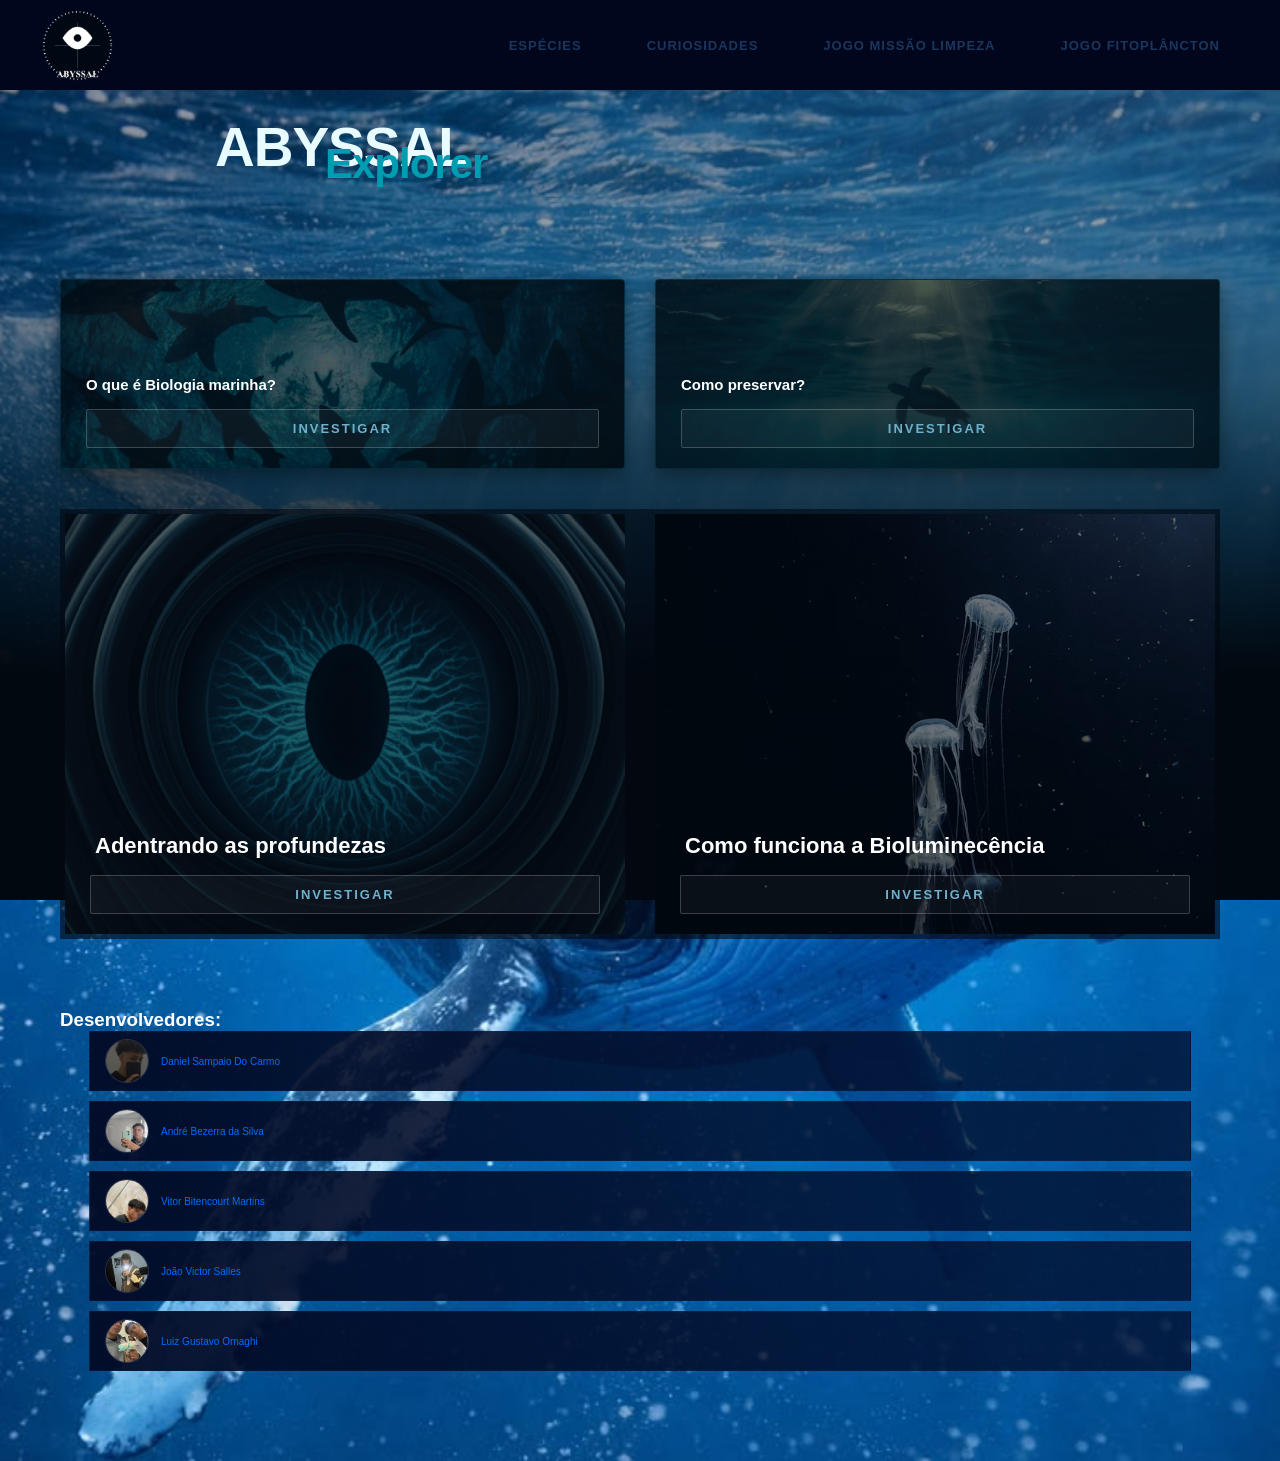
<file: index.html>
<!DOCTYPE html>
<html lang="en">
<head>
    <meta charset="UTF-8">
    <meta name="viewport" content="width=device-width, initial-scale=1.0">
    <link rel="stylesheet" href="style.css">
    <title>Home Abyssal</title>
</head>
<body>
<header class="header">
    <img src="./imagens/logo.abyssal.png" alt="Logo Abyssal">
    <nav>
        <a href="./especies.html">ESPÉCIES</a>
        <a href="#">CURIOSIDADES</a>
        <a href="./missao-limpeza.html">JOGO MISSÃO LIMPEZA</a>
        <a href="#">JOGO FITOPLÂNCTON</a>
    </nav>
</header>

  <h1>Abyssal
         </h1>

   <main>
 
<div id="perguntas-iniciais">   
    <div id="div-oq-é-bio">
        <img src="./imagens/tubarões-div-oq-é.png" alt="">
        <h3>O que é Biologia marinha?</h3>
           <a href="./biologia-marinha.html">
            <button>Investigar</button>
        </a>
    </div>

    <div id="div-preservaçao">
        <img src="./imagens/tartaruga-preservaçao.png" alt="">
        <h3>Como preservar?</h3>
         <a href="./preservacao.html">
            <button>Investigar</button>
        </a>
    </div>
</div>
 
 <div id="perguntas_secundárias">

    <div id="adentrando_profundezas">
        <img src="./imagens/olho_profundezas.png" alt="">
        <h3>Adentrando as profundezas</h3>
        <a href="./profundezas.html">
            <button>Investigar</button>
        </a>
    </div>

    <div id="bioluminescencia">
        <img src="./imagens/agua-viva.avif" alt="">
        <h3>Como funciona a Bioluminecência</h3>
        <a href="./bioluminescencia.html">
            <button>Investigar</button>
        </a>
    </div>

 </div>

  <h3>Desenvolvedores:</h3>
  <div class="desenvolvedores">

     <div id="sampaio">
        <img src="./imagens/Foto_sampaio.png" alt="Daniel_Sampaio">
        <h4>Daniel Sampaio Do Carmo</h4>
     </div>

     <div id="andre">
            <img src="./imagens/andré.jpg" alt="André_bezerra">
        <h4>André Bezerra da Silva</h4>
         </div>

    <div id="vitor">
        <img src="./imagens/vitor.jpg" alt="Vitor_Bitencourt">
        <h4>Vitor Bitencourt Martins</h4>
     </div>

     <div id="salles">
        <img src="./imagens/salles.jpg" alt="João_Victor">
        <h4>João Victor Salles</h4>
     </div>

     <div id="ornaghi">
        <img src="./imagens/ornaghi.jpg" alt="Luiz_Gustavo">
        <h4>Luiz Gustavo Ornaghi</h4>

     </div>



  </div>


   </main>
      

    
</body>
</html>
</file>
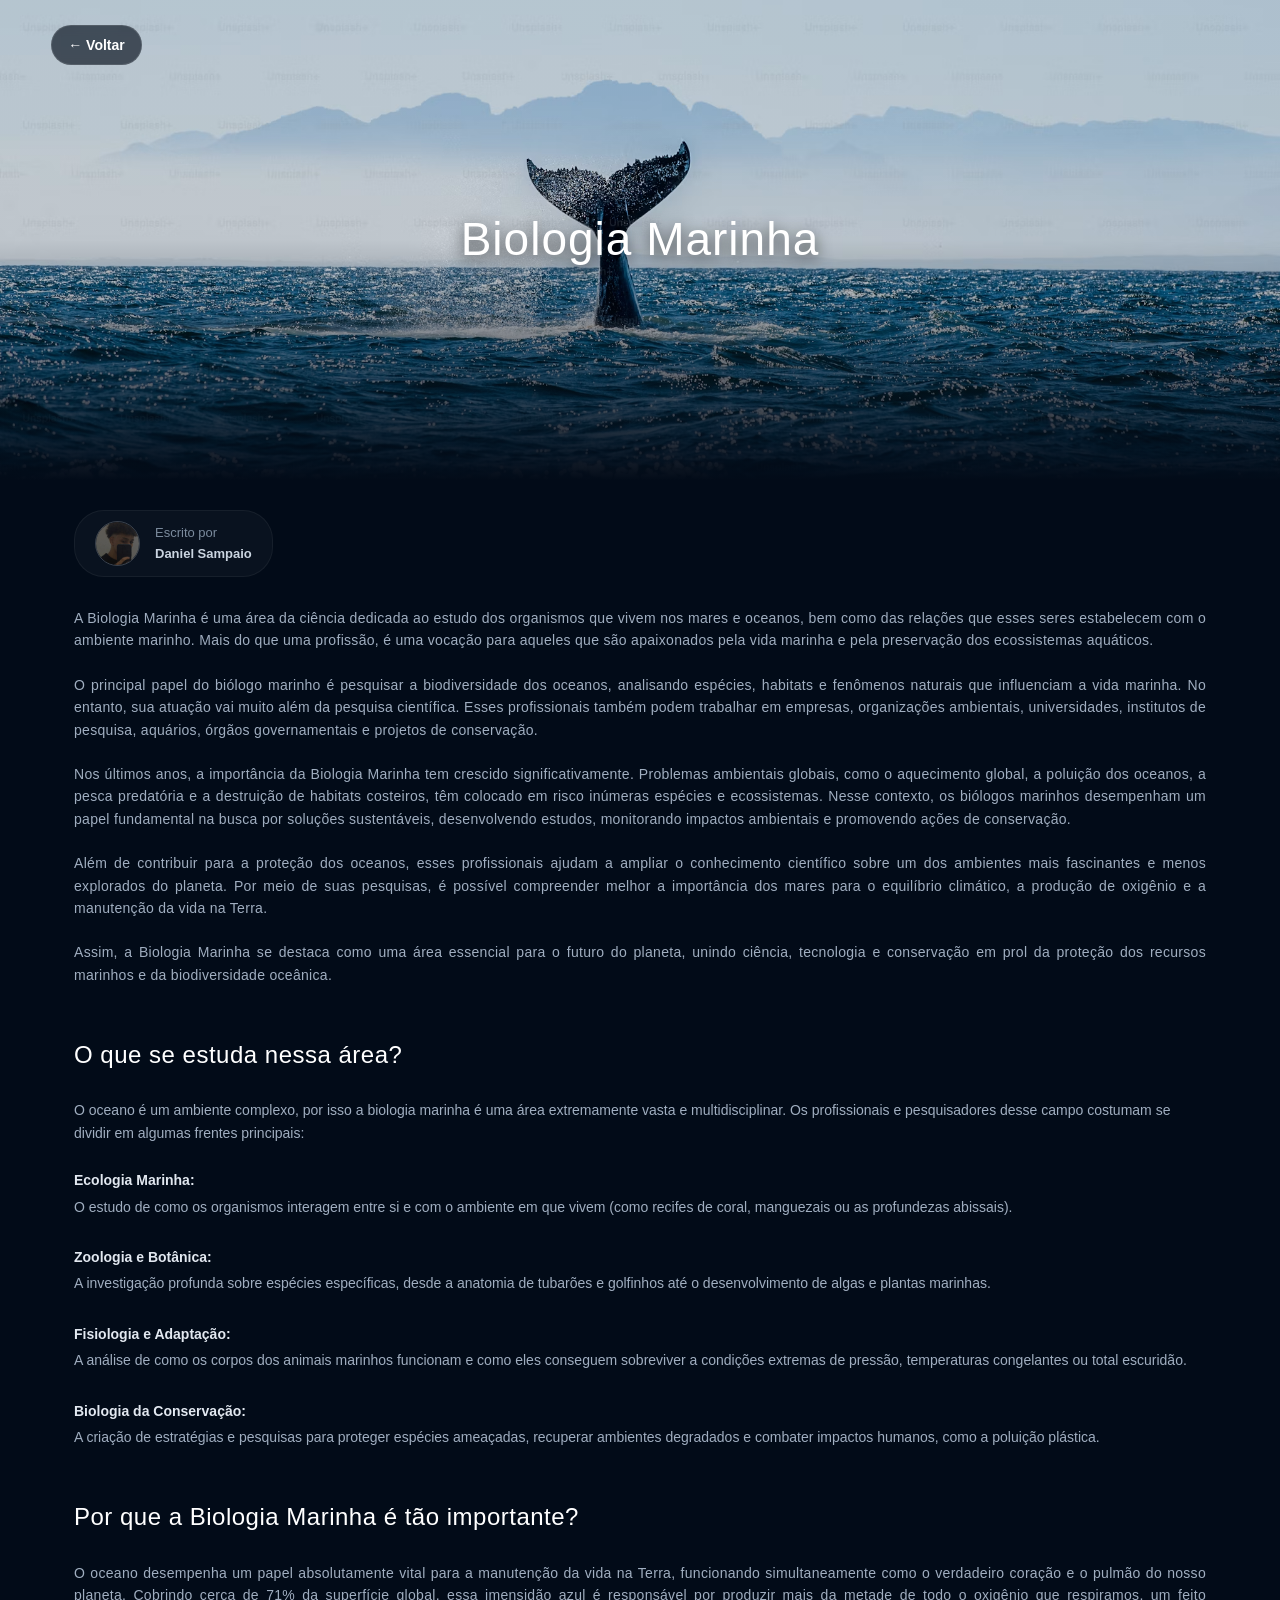
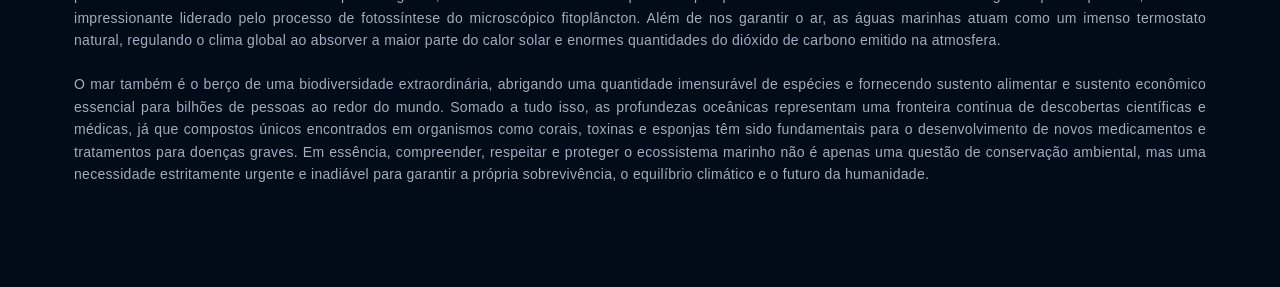
<file: biologia-marinha.html>
<!DOCTYPE html>
<html lang="pt-BR">

<head>
    <meta charset="UTF-8">
    <meta name="viewport" content="width=device-width, initial-scale=1.0">
    <link rel="stylesheet" href="biologia-marinha.css">
    <title>Biologia Marinha - Abyssal</title>
</head>

<body>

    
    <header class="hero-banner">
        <a href="index.html" class="btn-voltar">← Voltar</a>
        <h1 class="hero-title">Biologia Marinha</h1>
    </header>

    
    <main class="content-container">

        
        <div class="author-box">
            <img src="./imagens/Foto_sampaio.png" alt="Daniel Sampaio" class="author-img">
            <div class="author-info">
                <span>Escrito por</span>
                <strong>Daniel Sampaio</strong>
            </div>
        </div>

    
        <article class="article-text">
            <p>A Biologia Marinha é uma área da ciência dedicada ao estudo dos organismos que vivem nos mares e oceanos,
                bem como das relações que esses seres estabelecem com o ambiente marinho. Mais do que uma profissão, é
                uma vocação para aqueles que são apaixonados pela vida marinha e pela preservação dos ecossistemas
                aquáticos.</p>

            <p>O principal papel do biólogo marinho é pesquisar a biodiversidade dos oceanos, analisando espécies,
                habitats e fenômenos naturais que influenciam a vida marinha. No entanto, sua atuação vai muito além da
                pesquisa científica. Esses profissionais também podem trabalhar em empresas, organizações ambientais,
                universidades, institutos de pesquisa, aquários, órgãos governamentais e projetos de conservação.</p>

            <p>Nos últimos anos, a importância da Biologia Marinha tem crescido significativamente. Problemas ambientais
                globais, como o aquecimento global, a poluição dos oceanos, a pesca predatória e a destruição de
                habitats costeiros, têm colocado em risco inúmeras espécies e ecossistemas. Nesse contexto, os biólogos
                marinhos desempenham um papel fundamental na busca por soluções sustentáveis, desenvolvendo estudos,
                monitorando impactos ambientais e promovendo ações de conservação.</p>

            <p>Além de contribuir para a proteção dos oceanos, esses profissionais ajudam a ampliar o conhecimento
                científico sobre um dos ambientes mais fascinantes e menos explorados do planeta. Por meio de suas
                pesquisas, é possível compreender melhor a importância dos mares para o equilíbrio climático, a produção
                de oxigênio e a manutenção da vida na Terra.</p>

            <p>Assim, a Biologia Marinha se destaca como uma área essencial para o futuro do planeta, unindo ciência,
                tecnologia e conservação em prol da proteção dos recursos marinhos e da biodiversidade oceânica.</p>
        </article>

        
        <section class="topic-section">
            <h2>O que se estuda nessa área?</h2>
            <p class="section-intro">O oceano é um ambiente complexo, por isso a biologia marinha é uma área
                extremamente vasta e multidisciplinar. Os profissionais e pesquisadores desse campo costumam se dividir
                em algumas frentes principais:</p>

            <div class="topic-list">
                <p><strong>Ecologia Marinha:</strong> O estudo de como os organismos interagem entre si e com o ambiente
                    em que vivem (como recifes de coral, manguezais ou as profundezas abissais).</p>

                <p><strong>Zoologia e Botânica:</strong> A investigação profunda sobre espécies específicas, desde a
                    anatomia de tubarões e golfinhos até o desenvolvimento de algas e plantas marinhas.</p>

                <p><strong>Fisiologia e Adaptação:</strong> A análise de como os corpos dos animais marinhos funcionam e
                    como eles conseguem sobreviver a condições extremas de pressão, temperaturas congelantes ou total
                    escuridão.</p>

                <p><strong>Biologia da Conservação:</strong> A criação de estratégias e pesquisas para proteger espécies
                    ameaçadas, recuperar ambientes degradados e combater impactos humanos, como a poluição plástica.</p>
            </div>
        </section>

        
        <section class="topic-section">
            <h2>Por que a Biologia Marinha é tão importante?</h2>

            <div class="article-text">
                <p>O oceano desempenha um papel absolutamente vital para a manutenção da vida na Terra, funcionando
                    simultaneamente como o verdadeiro coração e o pulmão do nosso planeta. Cobrindo cerca de 71% da
                    superfície global, essa imensidão azul é responsável por produzir mais da metade de todo o oxigênio
                    que respiramos, um feito impressionante liderado pelo processo de fotossíntese do microscópico
                    fitoplâncton. Além de nos garantir o ar, as águas marinhas atuam como um imenso termostato natural,
                    regulando o clima global ao absorver a maior parte do calor solar e enormes quantidades do dióxido
                    de carbono emitido na atmosfera.</p>

                <p>O mar também é o berço de uma biodiversidade extraordinária, abrigando uma quantidade imensurável de
                    espécies e fornecendo sustento alimentar e sustento econômico essencial para bilhões de pessoas ao
                    redor do mundo. Somado a tudo isso, as profundezas oceânicas representam uma fronteira contínua de
                    descobertas científicas e médicas, já que compostos únicos encontrados em organismos como corais,
                    toxinas e esponjas têm sido fundamentais para o desenvolvimento de novos medicamentos e tratamentos
                    para doenças graves. Em essência, compreender, respeitar e proteger o ecossistema marinho não é
                    apenas uma questão de conservação ambiental, mas uma necessidade estritamente urgente e inadiável
                    para garantir a própria sobrevivência, o equilíbrio climático e o futuro da humanidade.</p>
            </div>
        </section>

    </main>

</body>

</html>
</file>
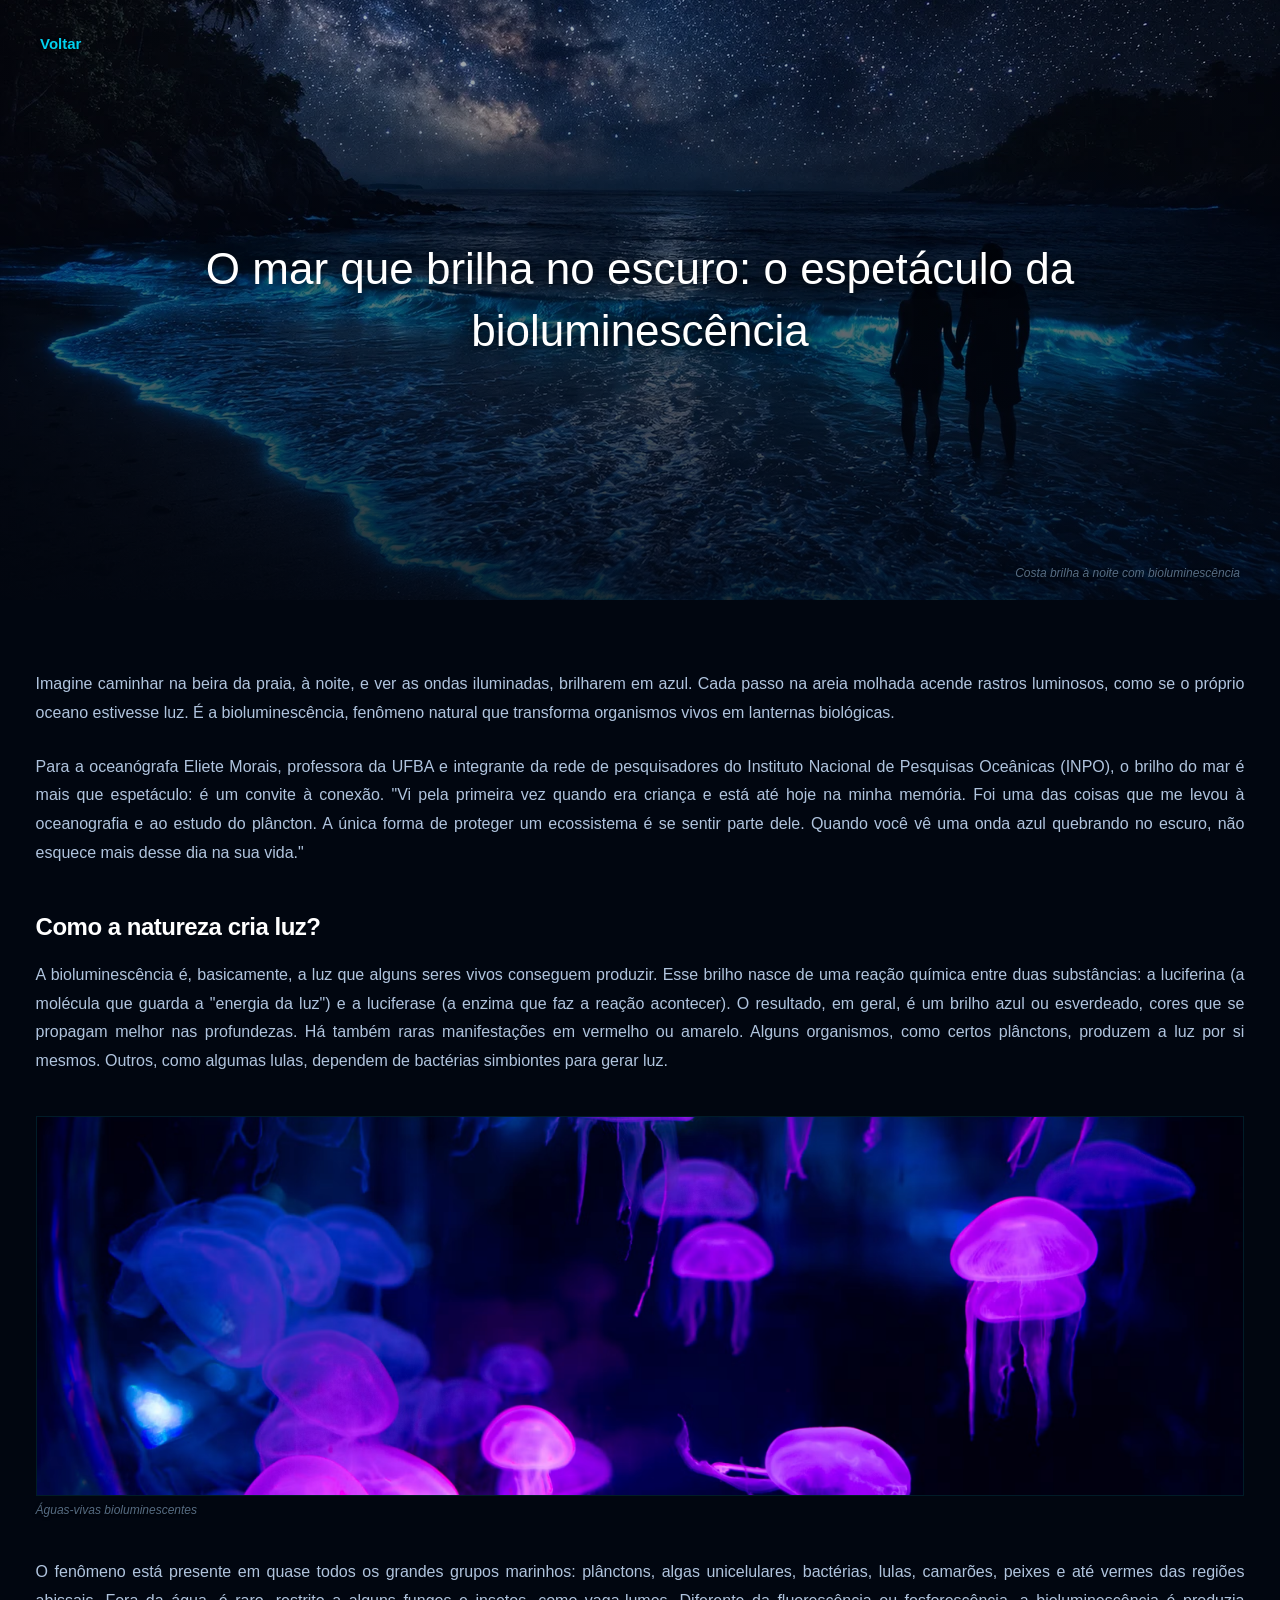
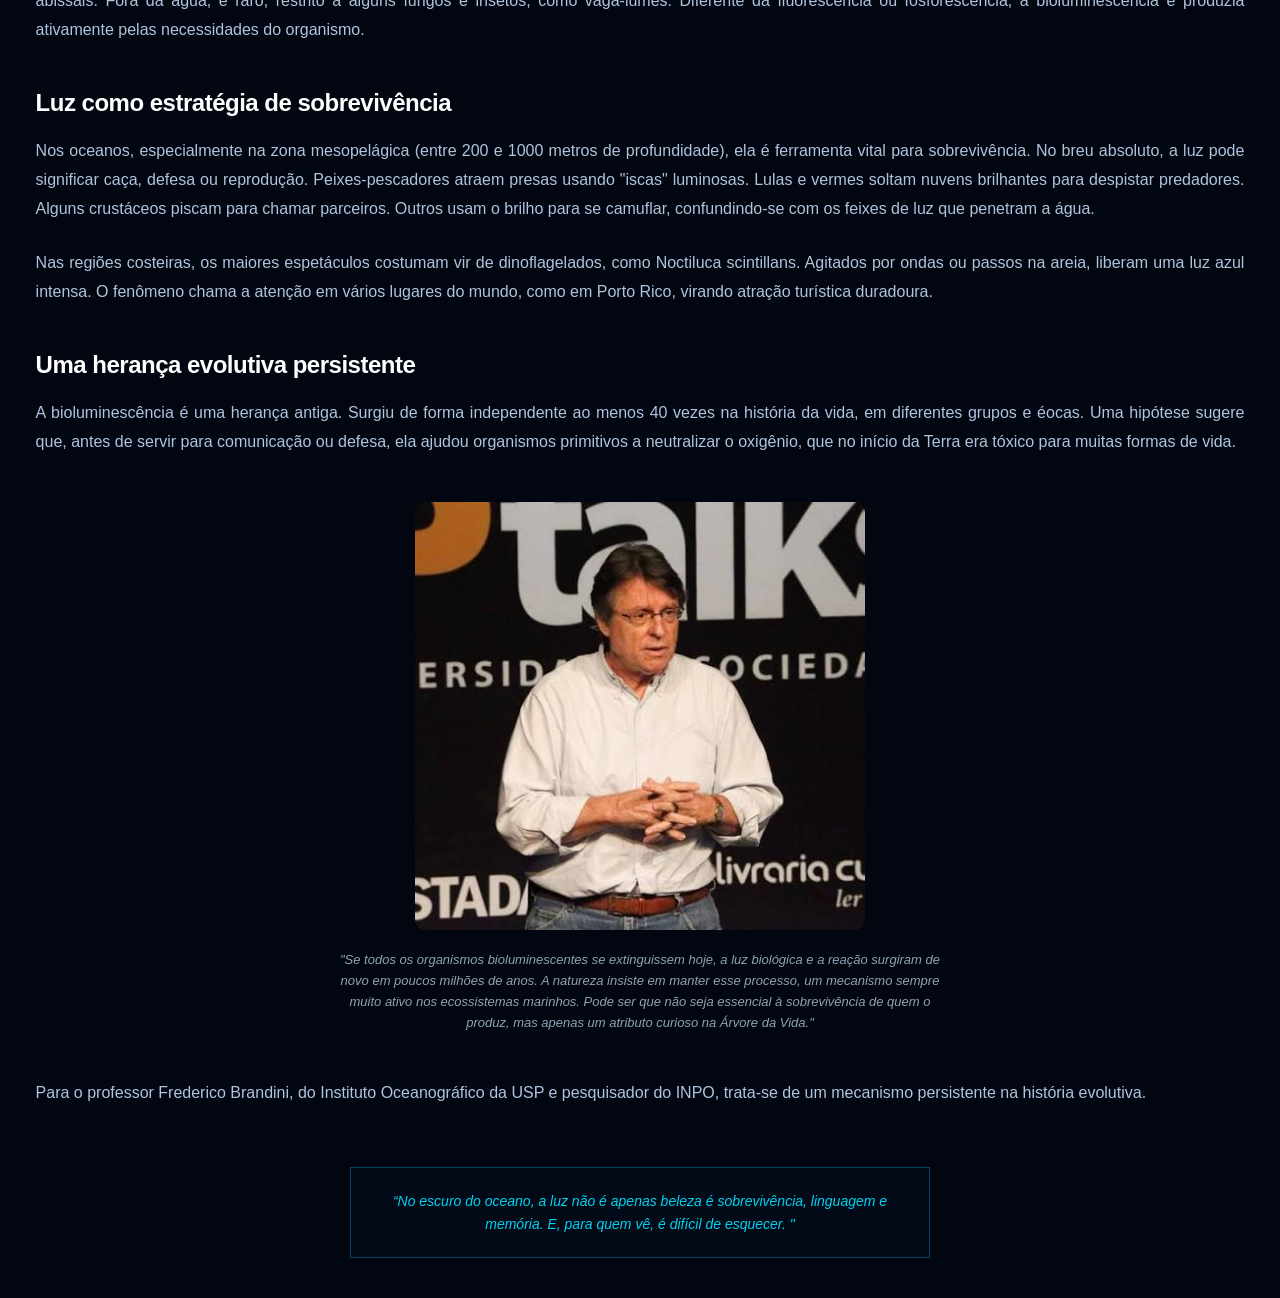
<file: bioluminescencia.html>
<!DOCTYPE html>
<html lang="pt-BR">

<head>
    <meta charset="UTF-8">
    <meta name="viewport" content="width=device-width, initial-scale=1.0">
    <title>Bioluminescência - Abyssal Explorer</title>
    <link rel="stylesheet" href="style.css">

</head>

<body class="pagina-artigo">

    
    <a href="index.html" class="btn-voltar">Voltar</a>


    <header class="artigo-banner">
        <div class="banner-conteudo">
            <h1>O mar que brilha no escuro: o espetáculo da bioluminescência</h1>
        </div>
        <span class="legenda-foto">Costa brilha à noite com bioluminescência</span>
    </header>

    
    <main class="artigo-container">


        <article class="artigo-texto">
            <p>
                Imagine caminhar na beira da praia, à noite, e ver as ondas iluminadas, brilharem em azul. Cada passo na
                areia molhada acende rastros luminosos, como se o próprio oceano estivesse luz. É a bioluminescência,
                fenômeno natural que transforma organismos vivos em lanternas biológicas.
            </p>
            <p>
                Para a oceanógrafa Eliete Morais, professora da UFBA e integrante da rede de pesquisadores do Instituto
                Nacional de Pesquisas Oceânicas (INPO), o brilho do mar é mais que espetáculo: é um convite à conexão.
                "Vi pela primeira vez quando era criança e está até hoje na minha memória. Foi uma das coisas que me
                levou à oceanografia e ao estudo do plâncton. A única forma de proteger um ecossistema é se sentir parte
                dele. Quando você vê uma onda azul quebrando no escuro, não esquece mais desse dia na sua vida."
            </p>

            <h2>Como a natureza cria luz?</h2>
            <p>
                A bioluminescência é, basicamente, a luz que alguns seres vivos conseguem produzir. Esse brilho nasce de
                uma reação química entre duas substâncias: a luciferina (a molécula que guarda a "energia da luz") e a
                luciferase (a enzima que faz a reação acontecer). O resultado, em geral, é um brilho azul ou esverdeado,
                cores que se propagam melhor nas profundezas. Há também raras manifestações em vermelho ou amarelo.
                Alguns organismos, como certos plânctons, produzem a luz por si mesmos. Outros, como algumas lulas,
                dependem de bactérias simbiontes para gerar luz.
            </p>

        
            <div class="artigo-imagem-meio">
                <img src="./imagens/grupo-de-agua-vivas.avif" alt="Grupo de águas-vivas bioluminescentes">
                <span class="legenda-agua-viva">Águas-vivas bioluminescentes</span>
            </div>

            <p>
                O fenômeno está presente em quase todos os grandes grupos marinhos: plânctons, algas unicelulares,
                bactérias, lulas, camarões, peixes e até vermes das regiões abissais. Fora da água, é raro, restrito a
                alguns fungos e insetos, como vaga-lumes. Diferente da fluorescência ou fosforescência, a
                bioluminescência é produzia ativamente pelas necessidades do organismo.
            </p>

            <h2>Luz como estratégia de sobrevivência</h2>
            <p>
                Nos oceanos, especialmente na zona mesopelágica (entre 200 e 1000 metros de profundidade), ela é
                ferramenta vital para sobrevivência. No breu absoluto, a luz pode significar caça, defesa ou reprodução.
                Peixes-pescadores atraem presas usando "iscas" luminosas. Lulas e vermes soltam nuvens brilhantes para
                despistar predadores. Alguns crustáceos piscam para chamar parceiros. Outros usam o brilho para se
                camuflar, confundindo-se com os feixes de luz que penetram a água.
            </p>
            <p>
                Nas regiões costeiras, os maiores espetáculos costumam vir de dinoflagelados, como Noctiluca
                scintillans. Agitados por ondas ou passos na areia, liberam uma luz azul intensa. O fenômeno chama a
                atenção em vários lugares do mundo, como em Porto Rico, virando atração turística duradoura.
            </p>

            <h2>Uma herança evolutiva persistente</h2>
            <p>
                A bioluminescência é uma herança antiga. Surgiu de forma independente ao menos 40 vezes na história da
                vida, em diferentes grupos e éocas. Uma hipótese sugere que, antes de servir para comunicação ou
                defesa, ela ajudou organismos primitivos a neutralizar o oxigênio, que no início da Terra era tóxico
                para muitas formas de vida.
            </p>

        
            <div class="artigo-perfil-container">
                <img src="./imagens/professor.jpg" alt="Professor em palestra">
                <blockquote class="artigo-citacao">
                    "Se todos os organismos bioluminescentes se extinguissem hoje, a luz biológica e a reação surgiram
                    de novo em poucos milhões de anos. A natureza insiste em manter esse processo, um mecanismo sempre
                    muito ativo nos ecossistemas marinhos. Pode ser que não seja essencial à sobrevivência de quem o
                    produz, mas apenas um atributo curioso na Árvore da Vida."
                </blockquote>
            </div>

            <p>
                Para o professor Frederico Brandini, do Instituto Oceanográfico da USP e pesquisador do INPO, trata-se
                de um mecanismo persistente na história evolutiva.
            </p>

            
            <footer class="caixa-destaque-final">
                <p>“No escuro do oceano, a luz não é apenas beleza  é sobrevivência, linguagem e memória. E, para quem vê,  é difícil de esquecer. "</p>
            </footer>
        </article>

    </main>

</body>

</html>
</file>
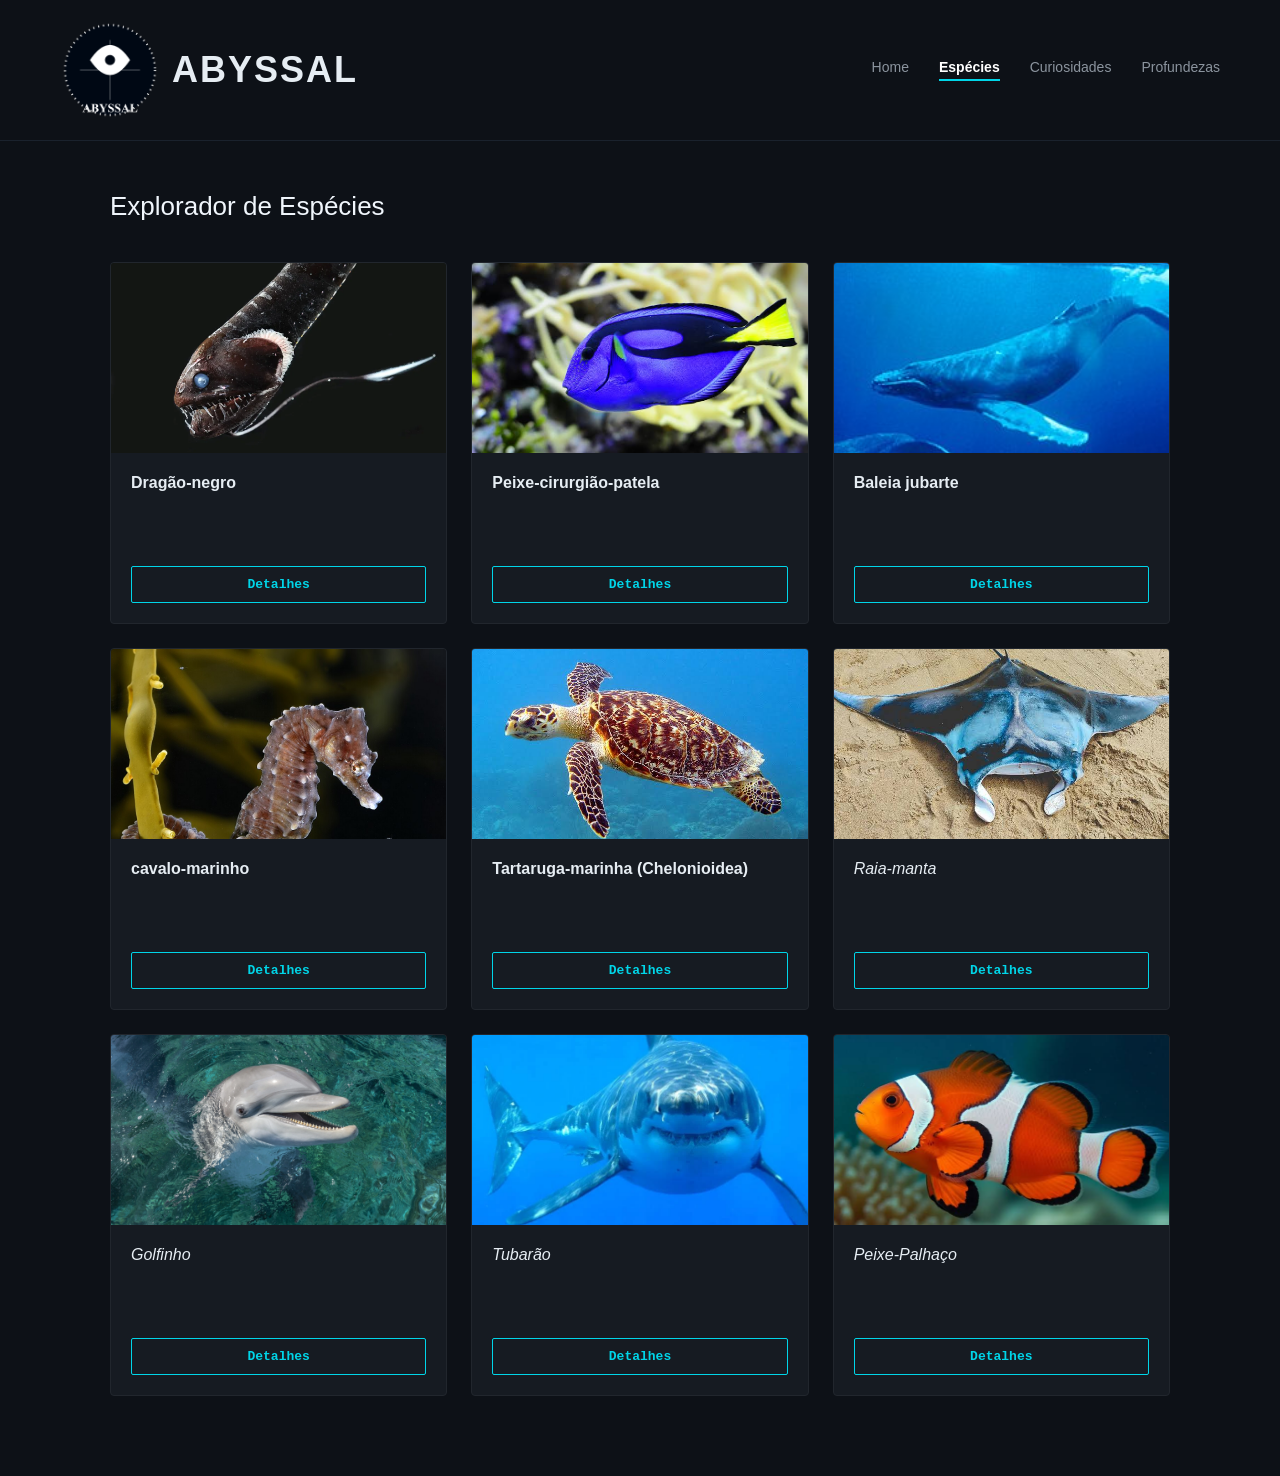
<file: especies.html>
<!DOCTYPE html>
<html lang="pt-BR">
<head>
  <meta charset="UTF-8">
  <meta name="viewport" content="width=device-width, initial-scale=1.0">
  <title>ABYSSAL - Explorador de Espécies</title>
<link rel="stylesheet" href="./especies.css">
</head>
<body>


  <header>
    <div class="logo-container">
      <img src="./imagens/logo.abyssal.png" alt="">
      <span class="logo-text">ABYSSAL</span>
    </div>
    <nav>
      <a href="./index.html">Home</a>
      <a href="#" class="active">Espécies</a>
      <a href="#">Curiosidades</a>
      <a href="./profundezas.html">Profundezas</a>
    </nav>
  </header>


  <main>
    <h1 class="page-title">Explorador de Espécies</h1>

    <div class="cards-grid">


      <div class="card">
        <img class="card-image" src="./animais/peixe-negro.webp" alt="Dragão-negro">
        <div class="card-body">
          <h2 class="card-title">Dragão-negro</h2>
        <a href="">
          <button>Detalhes</button>
         </a>
        </div>
      </div>

      <div class="card">
        <img class="card-image" src="./animais/dory.jpg" alt="Peixe-cirurgião-patela">
        <div class="card-body">
          <h2 class="card-title">Peixe-cirurgião-patela</h2>
      <a href="">
          <button>Detalhes</button>
         </a>
        </div>
      </div>

      <div class="card">
        <img class="card-image" src="./animais/jubarte.jpg" alt="Baleia jubarte">
        <div class="card-body">
          <h2 class="card-title">Baleia jubarte</h2>
          <a href="">
          <button>Detalhes</button>
         </a>
        </div>
      </div>

      <div class="card">
        <img class="card-image" src="./animais/cavalo-marinho.jpg" alt="cavalo-marinho">
        <div class="card-body">
          <h2 class="card-title">cavalo-marinho</h2>
          <a href="">
          <button>Detalhes</button>
         </a>
        </div>
      </div>

      <div class="card">
        <img class="card-image" src="./animais/tartaruga.jpg" alt="Tartaruga-marinha">
        <div class="card-body">
          <h2 class="card-title">Tartaruga-marinha (Chelonioidea)</h2>
       <a href="">
          <button>Detalhes</button>
         </a>
        </div>
      </div>

      <div class="card">
        <img class="card-image" src="./animais/raia.jpg" alt="Raia-manta">
        <div class="card-body">
          <h2 class="card-title italic">Raia-manta</h2>
         <a href="">
          <button>Detalhes</button>
         </a>
        </div>
      </div>
      <div class="card">
        <img class="card-image" src="./animais/golfinho.webp" alt="Golfinho">
        <div class="card-body">
          <h2 class="card-title italic">Golfinho</h2>
        <a href="">
          <button>Detalhes</button>
         </a>
        </div>
      </div>

      <div class="card">
        <img class="card-image" src="./animais/tubarao.webp" alt="Tubarão">
        <div class="card-body">
          <h2 class="card-title italic">Tubarão</h2>
         <a href="./tubarao.html">
          <button>Detalhes</button>
         </a>
        </div>
      </div>

      <div class="card">
        <img class="card-image" src="./animais/nemo.jpg" alt="Peixe-Palhaço">
        <div class="card-body">
          <h2 class="card-title italic">Peixe-Palhaço</h2>
           <a href="">
          <button>Detalhes</button>
         </a>
        </div>
      </div>

    </div>
  </main>

</body>
</html>
</file>
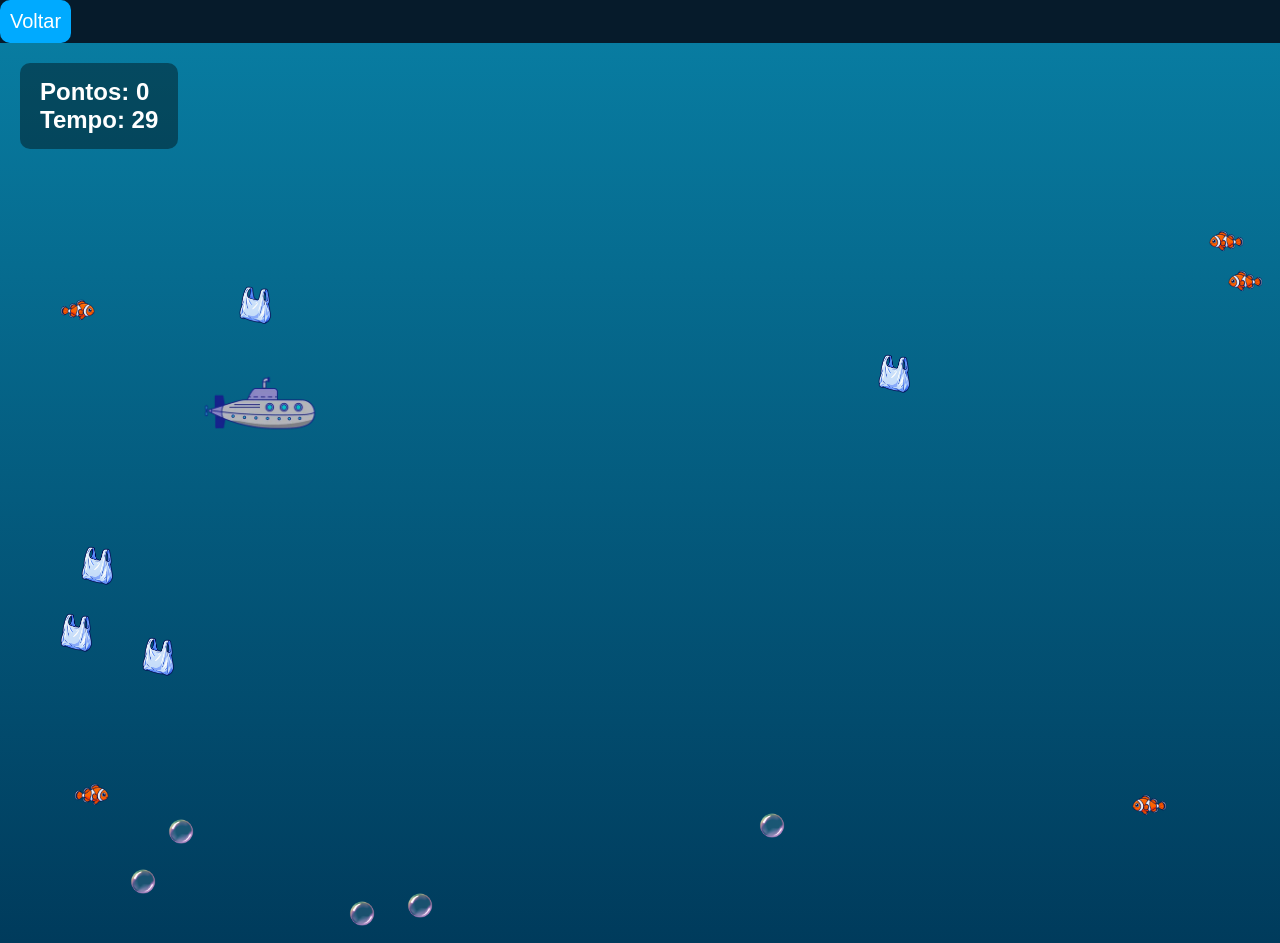
<file: missao-limpeza.html>
<!DOCTYPE html>
<html lang="pt-BR">
<head>
    <meta charset="UTF-8">
    <meta name="viewport" content="width=device-width, initial-scale=1.0">
    <title>Submarino</title>

    <style>
        * {
            margin: 0;
            padding: 0;
            box-sizing: border-box;
        }

        body {
            background: #061b2b;
            font-family: Arial, sans-serif;
            overflow: hidden;
        }

        #jogo {
            width: 100vw;
            height: 100vh;
            position: relative;
            overflow: hidden;
            background: linear-gradient(#087ca1, #003b5c);
        }

        #interface {
            position: absolute;
            top: 20px;
            left: 20px;
            z-index: 100;
            color: white;
            font-size: 24px;
            font-weight: bold;
            background: rgba(0, 0, 0, 0.4);
            padding: 15px 20px;
            border-radius: 10px;
        }

        #submarino {
            position: absolute;
            width: 120px;
            height: 120px;
            object-fit: contain;
            user-select: none;
            pointer-events: none;
        }

        .objeto {
            position: absolute;
            width: 40px;
            height: 40px;
            object-fit: contain;
            user-select: none;
            pointer-events: none;
        }

        .peixe {
            position: absolute;
            width: 35px;
            height: 35px;
            object-fit: contain;
            user-select: none;
            pointer-events: none;
        }

        .bolha {
        position: absolute;
        width: 30px;
        height: 30px;
        object-fit: contain;
        user-select: none;
        pointer-events: none;
        }
        
        #gameOver {
            position: absolute;
            inset: 0;
            display: none;
            justify-content: center;
            align-items: center;
            flex-direction: column;
            background: rgba(0, 0, 0, 0.75);
            color: white;
            z-index: 200;
        }

        #gameOver h1 {
            font-size: 60px;
            margin-bottom: 20px;
        }

        #gameOver p {
            font-size: 30px;
            margin-bottom: 25px;
        }

        #reiniciar, #sair {
        padding: 15px 30px;
        border: none;
        border-radius: 10px;
        background: #00aaff;
        color: white;
        font-size: 20px;
        cursor: pointer;
        text-decoration: none;
        display: inline-block;
        }

        #reiniciar:hover, #sair:hover  {
            background: #0088cc;
        }

        #home {
            padding: 10px 20px;
            border: none;
            border-radius: 10px;
            background: #00aaff;
            color: white;
            font-size: 20px;
            cursor: pointer;
            padding: 10px;
        }

    </style>
</head>

<body>

    <a href="./index.html">
        <button id="home">Voltar</button>
    </a>

    <div id="jogo">

        <div id="interface">
            Pontos: <span id="pontos">0</span>
            <br>
            Tempo: <span id="tempo">30</span>
        </div>

        <img id="submarino" src="./jogo/submarino.webp">

        <div id="gameOver">
            <h1>Fim de jogo!</h1>
            <p>Pontuação: <span id="pontuacaoFinal">0</span></p>
            <button id="reiniciar">Jogar novamente</button>
            <a href="./index.html">
                <button id="sair">Sair</button>
            </a>
        </div>

    </div>

    <script>
        const jogo = document.getElementById("jogo");
        const submarino = document.getElementById("submarino");
        const pontosTexto = document.getElementById("pontos");
        const tempoTexto = document.getElementById("tempo");
        const gameOver = document.getElementById("gameOver");
        const pontuacaoFinal = document.getElementById("pontuacaoFinal");
        const reiniciar = document.getElementById("reiniciar");

        let audioContext;
        let musicaTocando = false;
        let intervaloMusica;
        let etapaMusica = 0;

        let submarinoX = 200;
        let submarinoY = 300;

        let velocidade = 5;

        let pontos = 0;
        let tempo = 30;

        let jogoAtivo = true;

        let teclas = {};

        let direcaoX = 1;
        let direcaoY = 0;

        const quantidadeLixos = 5;
        const quantidadePeixes = 5;

        let lixos = [];
        let peixes = [];
        let bolhas = [];

        const imagemBolha = "./jogo/bolha22.webp";
        const quantidadeBolhas = 5;
        const imagemSubmarino = "./jogo/submarino.webp";
        const imagemLixo = "./jogo/lixo.png";
        const imagemPeixe = "./jogo/peixe.jpg.jpeg";

        submarino.src = imagemSubmarino;

document.addEventListener("keydown", function(evento) {
    teclas[evento.key.toLowerCase()] = true;

    if (
        evento.key.toLowerCase() === "w" ||
        evento.key.toLowerCase() === "a" ||
        evento.key.toLowerCase() === "s" ||
        evento.key.toLowerCase() === "d"
    ) {
        iniciarMusica();
    }
});

        document.addEventListener("keyup", function(evento) {
            teclas[evento.key.toLowerCase()] = false;
        });

        function numeroAleatorio(min, max) {
            return Math.random() * (max - min) + min;
        }

        function criarLixo() {
            const lixo = document.createElement("img");

            lixo.classList.add("objeto");
            lixo.src = imagemLixo;

            lixo.style.left = numeroAleatorio(50, window.innerWidth - 100) + "px";
            lixo.style.top = numeroAleatorio(100, window.innerHeight - 100) + "px";

            jogo.appendChild(lixo);

            lixos.push(lixo);
        }

        function criarPeixe() {
            const peixe = document.createElement("img");

            peixe.classList.add("peixe");
            peixe.src = imagemPeixe;

            const lado = Math.random() < 0.5 ? 1 : -1;

            let peixeX;
            let velocidadePeixe;

            if (lado === 1) {
                peixeX = -80;
                velocidadePeixe = numeroAleatorio(1.5, 3.5);
            } else {
                peixeX = window.innerWidth + 80;
                velocidadePeixe = numeroAleatorio(1.5, 3.5);
            }

            const peixeY = numeroAleatorio(100, window.innerHeight - 100);

            peixe.style.left = peixeX + "px";
            peixe.style.top = peixeY + "px";

            if (lado === 1) {
                peixe.style.transform = "scaleX(1)";
            } else {
                peixe.style.transform = "scaleX(-1)";
            }

            peixe.dataset.x = peixeX;
            peixe.dataset.velocidade = velocidadePeixe;
            peixe.dataset.direcao = lado;

            jogo.appendChild(peixe);

            peixes.push(peixe);
        }

        function criarBolha() {
        const bolha = document.createElement("img");

        bolha.classList.add("bolha");
        bolha.src = imagemBolha;

        const bolhaX = numeroAleatorio(50, window.innerWidth - 100);
        const bolhaY = window.innerHeight + 60;
        const velocidadeBolha = numeroAleatorio(1, 3);

        bolha.style.left = bolhaX + "px";
        bolha.style.top = bolhaY + "px";

        bolha.dataset.x = bolhaX;
        bolha.dataset.y = bolhaY;
        bolha.dataset.velocidade = velocidadeBolha;

        jogo.appendChild(bolha);

        bolhas.push(bolha);
        }
        
        function criarObjetos() {
    for (let i = 0; i < quantidadeLixos; i++) {
        criarLixo();
    }

    for (let i = 0; i < quantidadePeixes; i++) {
        criarPeixe();
    }

    for (let i = 0; i < quantidadeBolhas; i++) {
        criarBolha();
    }
}

        function moverSubmarino() {
            if (!jogoAtivo) {
                return;
            }

            let movimentoX = 0;
            let movimentoY = 0;

            if (teclas["w"]) {
                movimentoY -= 1;
            }

            if (teclas["s"]) {
                movimentoY += 1;
            }

            if (teclas["a"]) {
                movimentoX -= 1;
            }

            if (teclas["d"]) {
                movimentoX += 1;
            }

            if (movimentoX !== 0 || movimentoY !== 0) {
                const tamanhoMovimento = Math.sqrt(
                    movimentoX * movimentoX +
                    movimentoY * movimentoY
                );

                movimentoX /= tamanhoMovimento;
                movimentoY /= tamanhoMovimento;

                direcaoX = movimentoX;
                direcaoY = movimentoY;

                submarinoX += movimentoX * velocidade;
                submarinoY += movimentoY * velocidade;
            }

            const limiteX = window.innerWidth - submarino.offsetWidth;
            const limiteY = window.innerHeight - submarino.offsetHeight;

            if (submarinoX < 0) {
                submarinoX = 0;
            }

            if (submarinoX > limiteX) {
                submarinoX = limiteX;
            }

            if (submarinoY < 0) {
                submarinoY = 0;
            }

            if (submarinoY > limiteY) {
                submarinoY = limiteY;
            }

            submarino.style.left = submarinoX + "px";
            submarino.style.top = submarinoY + "px";

            atualizarRotacao();
        }

        function atualizarRotacao() {
            if (direcaoX === 0 && direcaoY === 0) {
                return;
            }

            const angulo = Math.atan2(direcaoY, direcaoX) * 180 / Math.PI;

            submarino.style.transform = "rotate(" + angulo + "deg)";
        }

        function moverPeixes() {
            if (!jogoAtivo) {
                return;
            }

            for (let i = peixes.length - 1; i >= 0; i--) {
                const peixe = peixes[i];

                let x = Number(peixe.dataset.x);
                const velocidadePeixe = Number(peixe.dataset.velocidade);
                const direcao = Number(peixe.dataset.direcao);

                x += velocidadePeixe * direcao;

                peixe.dataset.x = x;

                peixe.style.left = x + "px";

                if (direcao === 1 && x > window.innerWidth + 80) {
                    peixe.remove();

                    peixes.splice(i, 1);

                    criarPeixe();
                }

                if (direcao === -1 && x < -80) {
                    peixe.remove();

                    peixes.splice(i, 1);

                    criarPeixe();
                }
            }
        }

        function moverBolhas() {
    if (!jogoAtivo) {
        return;
    }

    for (let i = bolhas.length - 1; i >= 0; i--) {
        const bolha = bolhas[i];

        let y = Number(bolha.dataset.y);
        const velocidadeBolha = Number(bolha.dataset.velocidade);

        y -= velocidadeBolha;

        bolha.dataset.y = y;

        bolha.style.top = y + "px";

        if (y < -60) {
            bolha.remove();

            bolhas.splice(i, 1);

            criarBolha();
        }
    }
}

        function colidiu(objeto) {
            const submarinoEsquerda = submarinoX;
            const submarinoDireita = submarinoX + submarino.offsetWidth;
            const submarinoTopo = submarinoY;
            const submarinoBaixo = submarinoY + submarino.offsetHeight;

            const objetoEsquerda = objeto.offsetLeft;
            const objetoDireita = objeto.offsetLeft + objeto.offsetWidth;
            const objetoTopo = objeto.offsetTop;
            const objetoBaixo = objeto.offsetTop + objeto.offsetHeight;

            return (
                submarinoEsquerda < objetoDireita &&
                submarinoDireita > objetoEsquerda &&
                submarinoTopo < objetoBaixo &&
                submarinoBaixo > objetoTopo
            );
        }

        function verificarColisoesLixos() {
            for (let i = lixos.length - 1; i >= 0; i--) {
                if (colidiu(lixos[i])) {
                    lixos[i].remove();

                    lixos.splice(i, 1);

                    pontos += 5;

                    atualizarPontuacao();

                    criarLixo();
                }
            }
        }

        function verificarColisoesPeixes() {
            for (let i = peixes.length - 1; i >= 0; i--) {
                if (colidiu(peixes[i])) {
                    peixes[i].remove();

                    peixes.splice(i, 1);

                    pontos -= 10;

                    atualizarPontuacao();

                    criarPeixe();
                }
            }
        }

        function atualizarPontuacao() {
            pontosTexto.textContent = pontos;
        }

        function atualizarTempo() {
            if (!jogoAtivo) {
                return;
            }

            tempo--;

            tempoTexto.textContent = tempo;

            if (tempo <= 0) {
                finalizarJogo();
            }
        }

function finalizarJogo() {
    jogoAtivo = false;

    pararMusica();

    pontuacaoFinal.textContent = pontos;

    gameOver.style.display = "flex";
}

        function reiniciarJogo() {
            lixos.forEach(function(lixo) {
                lixo.remove();
            });

            peixes.forEach(function(peixe) {
                peixe.remove();
            });

            lixos = [];
            peixes = [];

            submarinoX = 200;
            submarinoY = 300;

            pontos = 0;
            tempo = 30;

            direcaoX = 1;
            direcaoY = 0;

            jogoAtivo = true;

            pontosTexto.textContent = pontos;
            tempoTexto.textContent = tempo;

            gameOver.style.display = "none";

            submarino.style.left = submarinoX + "px";
            submarino.style.top = submarinoY + "px";
            submarino.style.transform = "rotate(0deg)";

            criarObjetos();
        }

function loop() {
    moverSubmarino();

    moverPeixes();

    moverBolhas();

    verificarColisoesLixos();

    verificarColisoesPeixes();

    requestAnimationFrame(loop);
}

function iniciarMusica() {
    if (musicaTocando) {
        return;
    }

    audioContext = new (window.AudioContext || window.webkitAudioContext)();

    musicaTocando = true;
    etapaMusica = 0;

    tocarMusica();
}

function tocarNota(frequencia, duracao, volume, tipo, atraso) {
    const oscilador = audioContext.createOscillator();
    const ganho = audioContext.createGain();

    oscilador.type = tipo;
    oscilador.frequency.value = frequencia;

    ganho.gain.setValueAtTime(0, audioContext.currentTime + atraso);
    ganho.gain.linearRampToValueAtTime(
        volume,
        audioContext.currentTime + atraso + 0.05
    );

    ganho.gain.exponentialRampToValueAtTime(
        0.001,
        audioContext.currentTime + atraso + duracao
    );

    oscilador.connect(ganho);
    ganho.connect(audioContext.destination);

    oscilador.start(audioContext.currentTime + atraso);
    oscilador.stop(audioContext.currentTime + atraso + duracao);
}

function tocarMusica() {
    if (!musicaTocando) {
        return;
    }

    const melodia = [
        261.63,
        329.63,
        392.00,
        329.63,
        293.66,
        349.23,
        440.00,
        349.23,
        261.63,
        329.63,
        392.00,
        493.88,
        440.00,
        392.00,
        329.63,
        293.66
    ];

    const baixos = [
        130.81,
        130.81,
        146.83,
        146.83,
        164.81,
        164.81,
        130.81,
        130.81
    ];

    const nota = melodia[etapaMusica % melodia.length];
    const baixo = baixos[etapaMusica % baixos.length];

    tocarNota(nota, 0.7, 0.08, "sine", 0);

    tocarNota(nota * 2, 0.35, 0.025, "triangle", 0.35);

    tocarNota(baixo, 1.2, 0.06, "sine", 0);

    etapaMusica++;

    intervaloMusica = setTimeout(tocarMusica, 700);
}

function pararMusica() {
    musicaTocando = false;

    clearTimeout(intervaloMusica);

    if (audioContext) {
        audioContext.close();
        audioContext = null;
    }
}

        reiniciar.addEventListener("click", reiniciarJogo);

        criarObjetos();

        submarino.style.left = submarinoX + "px";
        submarino.style.top = submarinoY + "px";

        setInterval(atualizarTempo, 1000);

        loop();
    </script>

</body>
</html>
</file>
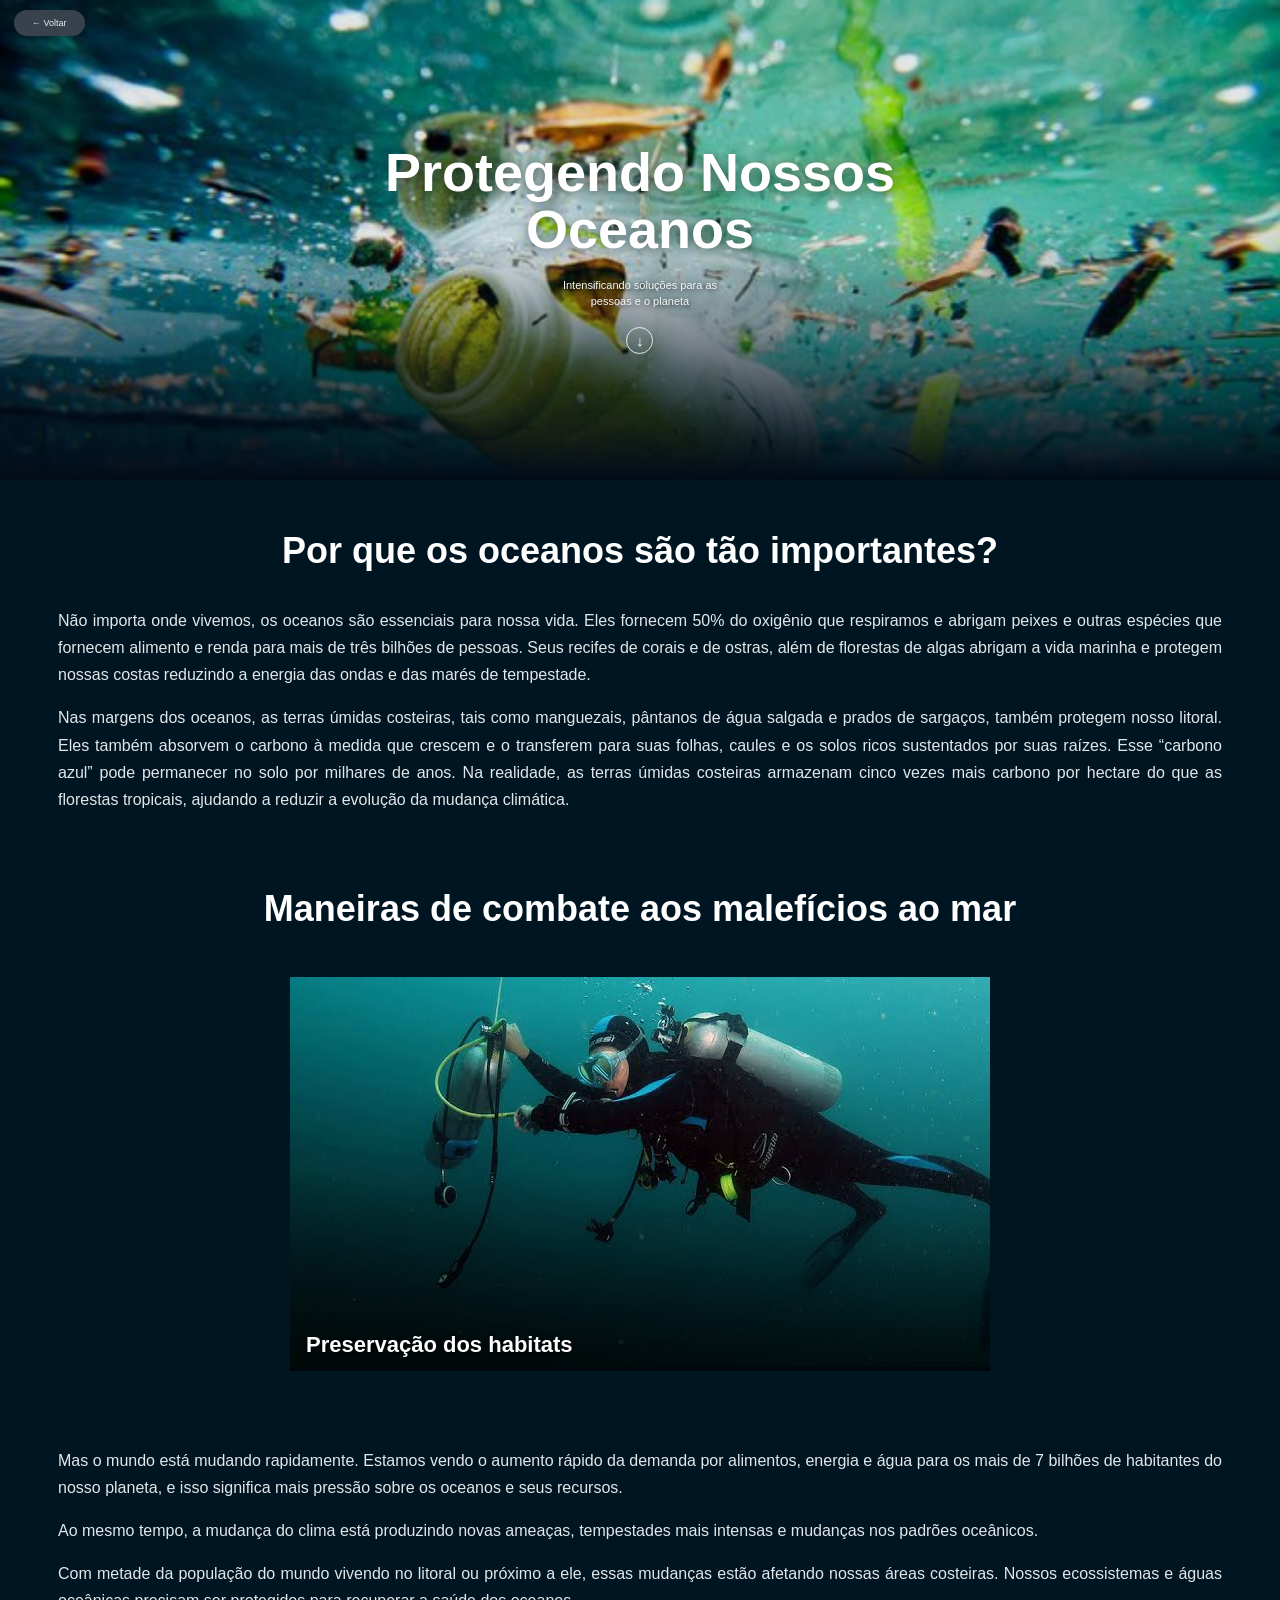
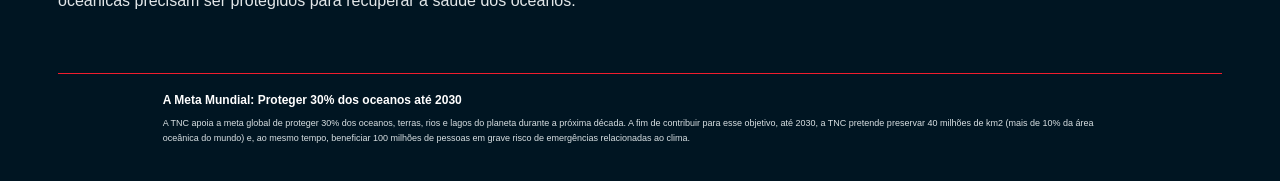
<file: preservacao.html>
<!DOCTYPE html>
<html lang="pt-BR">

<head>
    <meta charset="UTF-8">
    <meta name="viewport" content="width=device-width, initial-scale=1.0">
    <title>Protegendo Nossos Oceanos</title>
    <link rel="stylesheet" href="/preservacao.css">
</head>

<body>

    <main class="page">

        <section class="hero">
            <div class="hero-overlay"></div>

            <div class="hero-content">
                <a href="./index.html" class="eyebrow">← Voltar</a>

                <div class="hero-title">
                    <h1>
                        Protegendo Nossos<br>
                        Oceanos
                    </h1>

                    <p>
                        Intensificando soluções para as<br>
                        pessoas e o planeta
                    </p>

                    <a href="#importancia" class="scroll-button">↓</a>
                </div>
            </div>
        </section>


        <section class="content" id="importancia">

            <h2>
                Por que os oceanos são tão importantes?
            </h2>

            <p>
                Não importa onde vivemos, os oceanos são essenciais para nossa vida. Eles fornecem 50% do oxigênio que
                respiramos e abrigam peixes e outras espécies que fornecem alimento e renda para mais de três bilhões de
                pessoas. Seus recifes de corais e de ostras, além de florestas de algas abrigam a vida marinha e
                protegem nossas costas reduzindo a energia das ondas e das marés de tempestade.
            </p>

            <p>
                Nas margens dos oceanos, as terras úmidas costeiras, tais como manguezais, pântanos de água salgada e
                prados de sargaços, também protegem nosso litoral. Eles também absorvem o carbono à medida que crescem e
                o transferem para suas folhas, caules e os solos ricos sustentados por suas raízes. Esse “carbono azul”
                pode permanecer no solo por milhares de anos. Na realidade, as terras úmidas costeiras armazenam cinco
                vezes mais carbono por hectare do que as florestas tropicais, ajudando a reduzir a evolução da mudança
                climática.
            </p>

        </section>


        <section class="solutions">

            <h2>
                Maneiras de combate aos malefícios ao mar
            </h2>

            <article class="feature-card">

                <img src="./imagens/MERGULHADOR.jpg"
                    alt="Mergulhadores explorando o oceano">

                <div class="feature-caption">
                    Preservação dos habitats
                </div>

            </article>


            <div class="text-block">

                <p>
                    Mas o mundo está mudando rapidamente. Estamos vendo o aumento rápido
                    da demanda por alimentos, energia e água para os mais de 7 bilhões
                    de habitantes do nosso planeta, e isso significa mais pressão sobre
                    os oceanos e seus recursos.
                </p>

                <p>
                    Ao mesmo tempo, a mudança do clima está produzindo novas ameaças,
                    tempestades mais intensas e mudanças nos padrões oceânicos.
                </p>

                <p>
                    Com metade da população do mundo vivendo no litoral ou próximo a ele,
                    essas mudanças estão afetando nossas áreas costeiras.
                    Nossos ecossistemas e águas oceânicas precisam ser protegidos para
                    recuperar a saúde dos oceanos.
                </p>

            </div>

        </section>


        <section class="goal">

            <div class="goal-line"></div>

            <div class="goal-content">

                <h3>
                    A Meta Mundial: Proteger 30% dos oceanos até 2030
                </h3>

                <p>
                    A TNC apoia a meta global de proteger 30% dos oceanos, terras, rios e lagos do planeta durante a
                    próxima década. A fim de contribuir para esse objetivo, até 2030, a TNC pretende preservar 40
                    milhões de km2 (mais de 10% da área oceânica do mundo) e, ao mesmo tempo, beneficiar 100
                    milhões de pessoas em grave risco de emergências relacionadas ao clima.
                </p>

            </div>

        </section>

    </main>

</body>

</html>
</file>
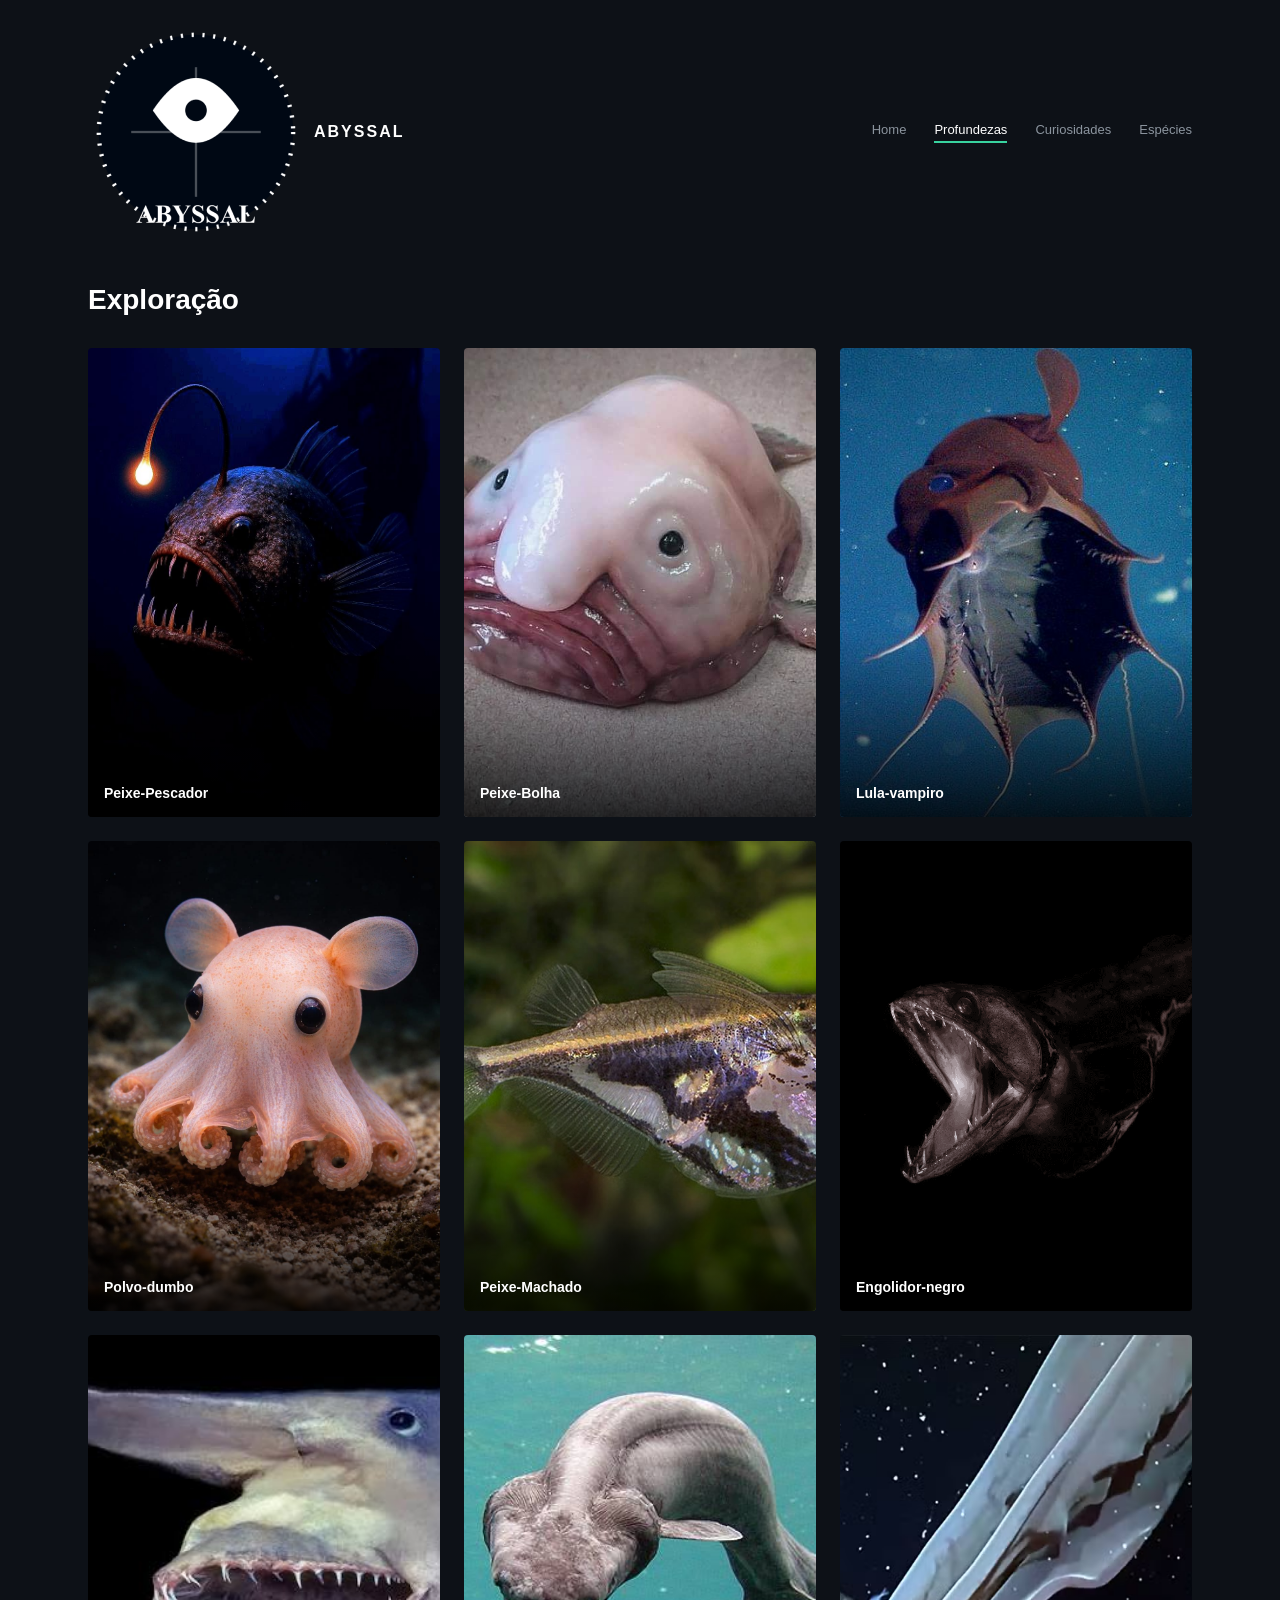
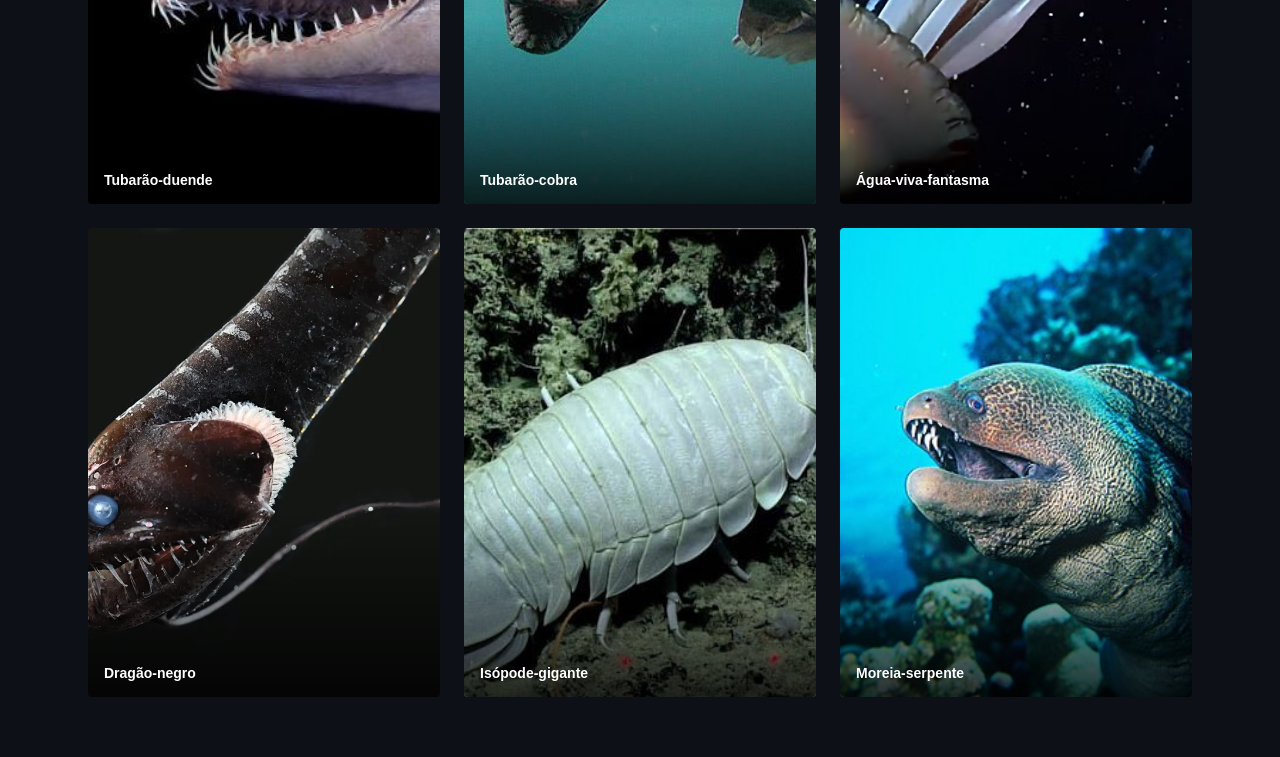
<file: profundezas.html>
<!DOCTYPE html>
<html lang="pt-BR">
<head>
  <meta charset="UTF-8">
  <meta name="viewport" content="width=device-width, initial-scale=1.0">
  <title>ABYSSAL - Exploração</title>
  <link rel="stylesheet" href="./profundezas.css">
</head>
<body>

  <header class="header">
    <div class="logo">
        <img src="./imagens/logo.abyssal.png" alt="">

      <span>ABYSSAL</span>
    </div>

    <nav class="nav">
      <a href="./index.html">Home</a>
      <a href="#" class="active">Profundezas</a>
      <a href="#">Curiosidades</a>
      <a href="./especies.html">Espécies</a>
    </nav>
  </header>

  <main class="container">
    <h1 class="title">Exploração</h1>

    <div class="grid">
      <div class="card">
        <img src="./profundezes/peixe-pescador22.jpg" alt="Peixe-Pescador">
        <div class="card-title">Peixe-Pescador</div>
      </div>

      <div class="card">
        <img src="./profundezes/peixe-bolha.jpg" alt="Peixe-Bolha">
        <div class="card-title">Peixe-Bolha</div>
      </div>

      <div class="card">
        <img src="./profundezes/lula-vampiro.jpg" alt="Lula-vampiro">
        <div class="card-title">Lula-vampiro</div>
      </div>

      <div class="card">
        <img src="./profundezes/polvo dumbo.jpg" alt="Polvo-dumbo">
        <div class="card-title">Polvo-dumbo</div>
      </div>

      <div class="card">
        <img src="./profundezes/peixe-machado.jpg" alt="Peixe-Machado">
        <div class="card-title">Peixe-Machado</div>
      </div>

      <div class="card">
        <img src="profundezes/engolidor-negro.png" alt="Engolidor-negro">
        <div class="card-title">Engolidor-negro</div>
      </div>

      <div class="card">
        <img src="./profundezes/tubarao-negro.jpg" alt="Tubarão-duende">
        <div class="card-title">Tubarão-duende</div>
      </div>

      <div class="card">
        <img src="./profundezes/TUBARAO-COBRA.jpg" alt="Tubarão-cobra">
        <div class="card-title">Tubarão-cobra</div>
      </div>

      <div class="card">
        <img src="./profundezes/AGUA-VIVA-FANTASMA.avif" alt="Água-viva-fantasma">
        <div class="card-title">Água-viva-fantasma</div>
      </div>

      <div class="card">
        <img src="./animais/peixe-negro.webp" alt="Dragão-negro">
        <div class="card-title">Dragão-negro</div>
      </div>

      <div class="card">
        <img src="./profundezes/isopode-gigante.jpg" alt="Isópode-gigante">
        <div class="card-title">Isópode-gigante</div>
      </div>

      <div class="card">
        <img src="./profundezes/moreia-serpente.jpg" alt="Moreia-serpente">
        <div class="card-title">Moreia-serpente</div>
      </div>
    </div>
  </main>

</body>
</html>
</file>
<file: style.css>
* {
    margin: 0;
    padding: 0;
    box-sizing: border-box;
}

html {
    scroll-behavior: smooth;
}


main {
    max-width: 1200px;
    margin: 0 auto;
    padding: 0 20px 60px 20px;
    background-repeat: no-repeat;
    background-position: top center;
    background-size: 100% auto;
    background-attachment: fixed; 
}

body {
    min-height: 100vh;
    font-family: Arial, Helvetica, sans-serif;
    color: white;
    background-color: #0d325c; 
    
    background-image: 
        linear-gradient(to bottom, rgba(0, 15, 25, 0.4) 30%, #02080f 75%),
        url("./imagens/baleia1.jpg");
    
    background-size: 100% auto; 
    background-position: top center;
    background-repeat: no-repeat;
    background-attachment: fixed;
}

.header {
    width: 100%;
    height: 90px; 
    display: flex;
    justify-content: space-between; 
    align-items: center;
    padding: 0 40px;
    background: #01061c; 
    

    border-bottom: none;
    position: relative;
    z-index: 100;
}
.header img {
    height: 75px; 
    width: auto;
    object-fit: contain;
}

.header nav {
    display: flex;
    gap: 25px; 
}

.header nav a {
    color: #1b365d; 
    text-decoration: none;
    font-size: 13px;
    font-weight: 700;
    font-family: Arial, sans-serif;
    text-transform: uppercase; 
    letter-spacing: 1px;
    transition: color 0.2s ease;
}

.header nav a:hover {
    color: #00d2f0; 
}

.header a {
    color: #1b90b7;
    text-decoration: none;
    font-size: 14px;
    font-weight: 600;
    letter-spacing: 0.5px;
    transition: 0.3s;
    padding: 10px 15px;
}


body > h1 {
    width: 90%;
    max-width: 850px;
    margin: 35px auto 110px;
    font-size: 55px;
    line-height: 0.8;
    font-weight: 900;
    text-transform: uppercase;
    color: #e8fbff;
    letter-spacing: -1px;
    position: relative;
}

body > h1::first-line {
    color: #e8fbff;
}

body > h1::after {
    content: "Explorer";
    position: absolute; 
    left: 110px; 
    right: 20px;       
    top: 22px;          
    color: #009cb1;     
    font-size: 42px;    
    font-weight: 800;   
    letter-spacing: -1px;
    text-transform: none;
}
#perguntas-iniciais {
    display: grid;
    grid-template-columns: 1fr 1fr;
    gap: 30px;
    margin-bottom: 40px;
}

#perguntas-iniciais > div {
    position: relative;
    height: 190px;
    overflow: hidden;
    background: rgba(0, 15, 25, 0.8);
    border: 1px solid rgba(0, 150, 190, 0.15);
    box-shadow:
        0 5px 20px rgba(0, 0, 0, 0.45);
    transition: 0.3s;
}

#perguntas-iniciais > div:hover {
    transform: translateY(-4px);
    border-color: rgba(0, 210, 240, 0.5);
    box-shadow:
        0 8px 25px rgba(0, 160, 200, 0.15);
}

#perguntas-iniciais img, #perguntas_secundárias img {
    width: 100%;
    height: 100%;
    object-fit: cover;
    opacity: 0.45;
    transition: transform 0.4s ease;
}

#perguntas-iniciais div:hover img, #perguntas_secundárias div:hover img {
    transform: scale(1.03);
}

#perguntas-iniciais h3 {
    position: absolute;
    bottom: 75px;
    left: 25px;
    right: 25px;
    font-size: 15px;
    font-weight: 600;
    color: #ffffff;
    z-index: 2;
}

button {
    position: absolute;
    bottom: 20px;
    left: 25px;
    width: calc(100% - 50px);
    background: rgba(255, 255, 255, 0.04);
    border: 1px solid rgba(255, 255, 255, 0.2);
    color: #6fb0cc;
    padding: 11px;
    font-size: 13px;
    font-weight: 700;
    letter-spacing: 2px;
    text-transform: uppercase;
    cursor: pointer;
    border-radius: 2px;
    transition: all 0.3s ease;
    z-index: 2;
}

button:hover {
    background: rgba(111, 176, 204, 0.2);
    border-color: #6fb0cc;
    color: #ffffff;
}

#div-oq-é-bio, #div-preservaçao {
    position: relative;
    height: 250px;
    border-radius: 4px;
    overflow: hidden;
    background: #040f21;
    box-shadow: 0 10px 25px rgba(0,0,0,0.5);
}


#perguntas_secundárias {
    display: grid;
    grid-template-columns: 1fr 1fr;
    padding: 5px;
    background: rgba(2, 7, 18, 0.6);
    margin-bottom: 70px;
    gap: 30px;
}

#adentrando_profundezas, #bioluminescencia {
    position: relative;
    height: 420px;
    overflow: hidden;
    background: #030d1c;
}


#perguntas_secundárias h3 {
    position: absolute;
    bottom: 75px;
    left: 30px;
    right: 30px;
    font-size: 22px;
    font-weight: 600;
    z-index: 2;
}




.header a {
    color: #1b90b7;
    text-decoration: none;
    font-size: 20px;
    letter-spacing: 0.3px;
    transition: 0.3s;
    padding: 20px;
}


.dev {
    margin: 0 0 25px 15px;
    font-size: 28px;
    font-weight: 800;
    color: white;
    letter-spacing: -1px;
}

.desenvolvedores {
    width: 95%;
    margin: 0 auto 30px;
    display: flex;
    flex-direction: column;
    gap: 10px;
}

.desenvolvedores > div {
    width: 100%;
    height: 60px;
    display: flex;
    align-items: center;
    padding: 8px 15px;
    background:
    linear-gradient(
     90deg,
     rgba(2, 10, 37, 0.95),
     rgba(3, 12, 42, 0.75)
    );

    border: 1px solid rgba(0, 100, 160, 0.08);
    transition: 0.3s;
}


.desenvolvedores img {
    width: 44px;
    height: 44px;
    border-radius: 50%;
    object-fit: cover;
    margin-right: 12px;
    border: 1px solid rgba(255, 255, 255, 0.15);
}

.desenvolvedores h4 {
    color: #006cff;
    font-size: 10px;
    font-weight: normal;
    white-space: nowrap;
}

/* ==========================================
   FIM DA PÁGINA HOME / INÍCIO DA BIOLUMINESCÊNCIA
   ========================================== */

.pagina-artigo {
    background-color: #010610 !important; 
    background-image: none !important;    
    margin: 0;
    padding: 0;
    box-sizing: border-box;
}


.artigo-container {
    width: 96%;           
    max-width: 1600px;     
    margin: 0 auto;       
    padding: 20px 10px;    
    box-sizing: border-box;
}

.btn-voltar {
    position: absolute;
    top: 35px;
    left: 40px;
    z-index: 10;
    color: #00d2f0;
    text-decoration: none;
    font-size: 15px;
    font-weight: bold;
    transition: color 0.2s;
    text-shadow: 0 2px 4px rgba(0, 0, 0, 0.9); 
}

.btn-voltar:hover {
    color: #ffffff;
}


.artigo-banner {
    width: 100%;
    position: relative;
    margin-bottom: 50px;
}

.banner-conteudo {
    width: 100%;
    min-height: 600px; 
    background-image: 
        linear-gradient(to bottom, rgba(1, 6, 16, 0.3) 0%, rgba(1, 6, 16, 0.85) 100%), 
        url("./imagens/mar-brilha.webp");
    background-size: cover;
    background-position: center;
    background-repeat: no-repeat;
    display: flex;
    align-items: center;
    justify-content: center; 
    padding: 40px;
    box-sizing: border-box;
}

.artigo-banner h1 {
    font-size: 44px;
    font-weight: 400; 
    color: #ffffff;
    line-height: 1.4;
    max-width: 950px;
    text-align: center;
    text-shadow: 0 2px 12px rgba(0, 0, 0, 0.8);
    margin: 0;
}

.legenda-foto {
    position: absolute;
    bottom: 20px;
    right: 40px;
    font-size: 12px;
    color: #556c83;
    font-style: italic;
    text-shadow: 0 1px 3px rgba(0, 0, 0, 0.8);
}

.legenda-agua-viva{
    bottom: 20px;
    right: 40px;
    font-size: 12px;
    color: #556c83;
    font-style: italic;
    text-shadow: 0 1px 3px rgba(0, 0, 0, 0.8);
}

.artigo-texto p {
    font-size: 16px;
    line-height: 1.8;
    color: #b0c4de; 
    margin-bottom: 25px;
    text-align: justify;
}

.artigo-texto h2 {
    font-size: 24px;
    color: #ffffff;
    margin: 45px 0 20px 0;
    font-weight: 700;
    letter-spacing: -0.5px;
}


.artigo-imagem-meio {
    width: 100%;
    margin: 40px 0;
}

.artigo-imagem-meio img {
    width: 100%;
    height: auto;
    max-height: 380px;
    object-fit: cover;
    border: 1px solid rgba(0, 220, 255, 0.1);
}


.artigo-perfil-container {
    display: flex;
    flex-direction: column;
    align-items: center;
    gap: 20px;
    margin: 45px 0;
}



.artigo-perfil-container img {
    width: 100%;
    max-width: 450px;
    height: auto;
    border-radius: 10px;
}

.artigo-citacao {
    font-size: 13px;
    line-height: 1.6;
    color: #8fa3b5;
    text-align: center;
    max-width: 650px;
    font-style: italic;
    padding: 0 15px;
    margin: 0;
}


.caixa-destaque-final {
    margin: 60px auto 20px;
    max-width: 580px;
    border: 1px solid #004766;
    padding: 22px;
    background: rgba(0, 20, 40, 0.25);
    text-align: center;
}

.caixa-destaque-final p {
    font-size: 14px;
    color: #00d2f0;
    font-style: italic;
    margin-bottom: 0;
    line-height: 1.6;
    text-align: center;
}
</file>
<file: biologia-marinha.css>
* {
    margin: 0;
    padding: 0;
    box-sizing: border-box;
}

body {
    background-color: #020b18;
    color: #ffffff;
    font-family: Arial, Helvetica, sans-serif;
    min-height: 100vh;
    line-height: 1.6;
}

.hero-banner {
    position: relative;
    width: 100%;
    height: 480px; 
    background-image: linear-gradient(to bottom, rgba(2, 11, 24, 0.1) 50%, #020b18 100%), 
     url('./imagens/bio-marinha2.avif'); 
    background-size: cover;
    background-position: center;
    display: flex;
    justify-content: center;
    align-items: center;
}

.btn-voltar {
position: absolute;
    top: 25px;
    left: 4%;
    color: #ffffff; 
    background-color: rgba(2, 11, 24, 0.65); 
    padding: 8px 16px;
    border-radius: 20px; 
    text-decoration: none;
    font-size: 14px;
    font-weight: bold;
    backdrop-filter: blur(4px); 
    transition: all 0.2s ease;
    border: 1px solid rgba(255, 255, 255, 0.1);
}

.btn-voltar:hover {
    background-color: #4da6ff; 
    color: #020b18;
}


.hero-title {
    font-size: 46px;
    font-weight: 500;
    letter-spacing: 1px;
    text-shadow: 0 4px 15px rgba(0, 0, 0, 0.7);
}


.content-container {
    max-width: 90%; 
    margin: 0 auto;
    padding: 0 10px 80px 10px; 
}

.author-box {
    display: flex;
    align-items: center;
    margin-top: 30px;    
    margin-bottom: 30px; 
    background: rgba(255, 255, 255, 0.03);
    padding: 10px 20px;
    border-radius: 30px;
    width: max-content;
    border: 1px solid rgba(255, 255, 255, 0.05);
}

.author-img {
    width: 45px;
    height: 45px;
    border-radius: 50%;
    object-fit: cover;
    margin-right: 15px;
    border: 1px solid rgba(255, 255, 255, 0.2);
}

.author-info {
    display: flex;
    flex-direction: column;
    font-size: 13px;
}

.author-info span {
    color: #7b8b9d;
}

.author-info strong {
    color: #cbd5e1;
    font-weight: 600;
}


.article-text p {
    font-size: 14px;
    color: #a0aec0; 
    margin-bottom: 22px;
    text-align: justify;
    font-weight: 400;
    letter-spacing: 0.3px;
}


.topic-section {
    margin-top: 50px;
}

.topic-section h2 {
    font-size: 24px;
    font-weight: 500;
    color: #ffffff;
    margin-bottom: 25px;
    letter-spacing: 0.5px;
}

.section-intro {
    font-size: 14px;
    color: #a0aec0;
    margin-bottom: 25px;
}

.topic-list p {
    font-size: 14px;
    color: #a0aec0;
    margin-bottom: 28px;
    text-align: justify;
}

.topic-list strong {
    color: #e2e8f0;
    display: block; 
    margin-bottom: 4px;
}
</file>
<file: especies.css>
* {
  box-sizing: border-box;
  margin: 0;
  padding: 0;
}

body {
  background-color: #0d1117;
  color: #ffffff;
  font-family: -apple-system, BlinkMacSystemFont, "Segoe UI", Roboto, Helvetica, Arial, sans-serif;
  min-height: 100vh;
}


header {
  display: flex;
  justify-content: space-between;
  align-items: center;
  padding: 20px 60px;
  background-color: #0d1117;
  border-bottom: 1px solid #1a222d;
}

.logo-container {
  display: flex;
  align-items: center;
  gap: 12px;
}

.logo-icon {
  width: 32px;
  height: 3px;
  background-color: #1a2332;
  border-radius: 50%;
  display: flex;
  justify-content: center;
  align-items: center;
  border: 1px solid #30363d;
}

.logo-container img {
  width: 100px;         
  height: 100px;       
  object-fit: contain; 
}

.logo-text {
  font-size: 36px !important; 
  font-weight: 600 !important;
  letter-spacing: 4px;
  color: #e6edf3;
}
.logo-icon::after {
  content: "";
  width: 10px;
  height: 10px;
  background-color: #00d5e8;
  border-radius: 50%;
}

.logo-text {
  font-size: 18px;
  font-weight: 600;
  letter-spacing: 2px;
  color: #e6edf3;
}

nav {
  display: flex;
  gap: 30px;
}

nav a {
  color: #8b949e;
  text-decoration: none;
  font-size: 14px;
  transition: color 0.2s;
}

nav a:hover {
  color: #ffffff;
}

nav a.active {
  color: #ffffff;
  font-weight: 600;
  border-bottom: 2px solid #00d5e8;
  padding-bottom: 4px;
}

main {
  max-width: 1100px;
  margin: 0 auto;
  padding: 50px 20px 80px;
}

.page-title {
  font-size: 26px;
  font-weight: 500;
  color: #f0f6fc;
  margin-bottom: 40px;
}

.cards-grid {
  display: grid;
  grid-template-columns: repeat(3, 1fr);
  gap: 24px;
}

.card {
  background-color: #161b22;
  border-radius: 4px;
  overflow: hidden;
  display: flex;
  flex-direction: column;
  border: 1px solid #21262d;
}


.card-image {
  width: 100%;
  height: 190px;
  object-fit: cover;
  display: block;
}


.card-body {
  padding: 20px;
  display: flex;
  flex-direction: column;
  justify-content: space-between;
  flex-grow: 1;
  min-height: 170px;
}

.card-title {
  font-size: 16px;
  font-weight: 600;
  line-height: 1.3;
  color: #e6edf3;
  margin-bottom: 20px;
}

.card-title.italic {
  font-style: italic;
  font-weight: 400;
}

.card-body a {
  width: 100%;
  text-decoration: none;
  display: block;
}


.card-body button {
  display: block;
  width: 100%;
  padding: 10px 0;
  background-color: transparent;
  color: #00d5e8;
  border: 1px solid #00d5e8;
  border-radius: 2px;
  font-family: monospace;
  font-size: 13px;
  font-weight: 600;
  text-align: center;
  cursor: pointer;
  transition: background-color 0.2s, color 0.2s, transform 0.1s;
}


.card-body button:hover {
  background-color: rgba(0, 213, 232, 0.15);
  color: #ffffff;
  border-color: #00d5e8;
}

.card-body button:active {
  transform: scale(0.98);
}
</file>
<file: preservacao.css>
* {
  margin: 0;
  padding: 0;
  box-sizing: border-box;
}

:root {
  --navy: #001522;
  --white: #ffffff;
  --muted: #c9d2d7;
  --accent: #ef1d2d;
}

html {
  scroll-behavior: smooth;
}

body {
  min-height: 100vh;
  background: #001522;
  color: white;
  font-family: "Montserrat", Arial, sans-serif;
}

.page {
  width: 100%;
  margin: 0;
  overflow-x: hidden;
  background: var(--navy);
}

.eyebrow {
  position: absolute;
  top: 20px;
  left: 20px;

  display: inline-flex;
  align-items: center;
  justify-content: center;

  padding: 8px 18px;
  background-color: #38424d;
  color: #ffffff;

  font-size: 13px;
  font-weight: 600;
  text-decoration: none;

  border-radius: 50px; 
  box-shadow: 0 2px 8px rgba(0, 0, 0, 0.2);
  transition: background-color 0.2s, transform 0.2s;
}

.eyebrow:hover {
  background-color: #4a5664;
  transform: translateY(-1px);
}


.hero {
    position: relative;
    width: 100%;
    height: 480px; 
    background-image: linear-gradient(to bottom, rgba(2, 11, 24, 0.1) 50%, #020b18 100%), 
     url('/imagens/oceano-poluido.jpg'); 
    background-size: cover;
    background-position: center;
    display: flex;
    justify-content: center;
    align-items: center;
}

.hero-overlay {
  position: absolute;
  inset: 0;
  z-index: -1;

  background:
    linear-gradient(
      to bottom,
      rgba(0, 8, 16, 0.10),
      rgba(0, 10, 18, 0.15),
      rgba(0, 14, 25, 0.48)
    );
}

.hero-content {
  width: 100%;
  min-height: 480px;
  position: relative;
  display: flex;
  align-items: center;
  justify-content: center;
  padding: 32px 28px;
}

.eyebrow {
  position: absolute;
  top: 10px;
  left: 14px;
  font-size: 9px;
  font-weight: 500;
  color: rgba(255, 255, 255, 0.9);
}

.hero-title {
  text-align: center;
  margin-top: 18px;
}

.hero-title h1 {
  font-size: clamp(30px, 6vw, 54px);
  line-height: 1.04;
  font-weight: 700;
  text-shadow: 0 2px 12px rgba(0, 0, 0, 0.45);
}

.hero-title p {
  margin-top: 20px;

  font-size: 11px;
  line-height: 1.5;
  color: #f4f7f8;
  text-shadow: 0 1px 5px rgba(0, 0, 0, 0.7);
}

.scroll-button {
  width: 27px;
  height: 27px;
  margin: 17px auto 0;
  border: 1px solid rgba(255, 255, 255, 0.85);
  border-radius: 50%;
  display: flex;
  align-items: center;
  justify-content: center;
  color: white;
  text-decoration: none;
  font-size: 15px;
  transition: 0.2s;
}

.scroll-button:hover {
  transform: translateY(3px);
  background: rgba(255, 255, 255, 0.12);
}


.content {
  padding: 48px 58px 55px;
  background: var(--navy);
}

h2 {
  text-align: center;
  font-size: clamp(24px, 3.5vw, 36px);
  line-height: 1.3;
  font-weight: 700;
  margin-bottom: 32px;
}

.content p,
.text-block p {
  color: #e2e7e9;
  font-size: 16px;
  line-height: 1.7;
  text-align: justify;
}

.content p + p {
  margin-top: 16px;
}


.solutions {
  padding: 18px 58px 0;
  background: var(--navy);
}

.solutions h2 {
  margin-bottom: 44px;
}

.feature-card {
  position: relative;
  width: min(100%, 700px); 
  aspect-ratio: 16 / 9; 
  margin: 0 auto;
  overflow: hidden;
}


.feature-card::after {
  content: "";
  position: absolute;
  inset: 0;
  background:
    linear-gradient(
      to top,
      rgba(0, 0, 0, 0.72),
      rgba(0, 0, 0, 0.10) 50%,
      transparent
    );
}

.feature-caption {
  position: absolute;
  z-index: 2;
  left: 16px;
  bottom: 13px;
  font-size: clamp(14px, 2vw, 22px);
  font-weight: 700;
  text-shadow: 0 1px 4px #000;
}

.text-block {
  padding: 76px 0 0;
}

.text-block p + p {
  margin-top: 16px;
}

.goal {
  margin: 58px 58px 0;
  padding-bottom: 36px;
}

.goal-line {
  width: 100%;
  height: 1px;
  background: var(--accent);
  margin-bottom: 18px;
}

.goal-content {
  width: 82%;
  margin: 0 auto;
}

.goal h3 {
  font-size: 12px;
  line-height: 1.35;
  margin-bottom: 8px;
}

.goal p {
  color: #d8e0e3;
  font-size: 9px;
  line-height: 1.65;
}
</file>
<file: profundezas.css>
* {
  margin: 0;
  padding: 0;
  box-sizing: border-box;
}

body {
  background-color: #0d1117;
  color: #ffffff;
  font-family: 'Inter', sans-serif;
  min-height: 100vh;
}


.header {
  display: flex;
  align-items: center;
  justify-content: space-between;
  padding: 24px 48px;
  max-width: 1200px;
  margin: 0 auto;
}

.logo {
  display: flex;
  align-items: center;
  gap: 10px;
  font-weight: 700;
  letter-spacing: 2px;
  font-size: 16px;
}

.nav {
  display: flex;
  gap: 28px;
}

.nav a {
  color: #8b949e;
  text-decoration: none;
  font-size: 13px;
  transition: color 0.2s;
  padding-bottom: 4px;
}

.nav a:hover {
  color: #ffffff;
}

.nav a.active {
  color: #ffffff;
  border-bottom: 2px solid #38d39f;
}


.container {
  max-width: 1200px;
  margin: 0 auto;
  padding: 20px 48px 60px;
}

.title {
  font-size: 28px;
  font-weight: 600;
  margin-bottom: 32px;
}


.grid {
  display: grid;
  grid-template-columns: repeat(3, 1fr);
  gap: 24px;
}

.card {
  position: relative;
  border-radius: 4px;
  overflow: hidden;
  aspect-ratio: 3 / 4;
  background-color: #161b22;
  cursor: pointer;
}

.card img {
  width: 100%;
  height: 100%;
  object-fit: cover;
  display: block;
  transition: transform 0.3s ease;
}

.card:hover img {
  transform: scale(1.04);
}

.card::after {
  content: "";
  position: absolute;
  inset: 0;
  background: linear-gradient(to top, rgba(0, 0, 0, 0.8) 0%, transparent 40%);
}

.card-title {
  position: absolute;
  bottom: 16px;
  left: 16px;
  z-index: 2;
  font-size: 14px;
  font-weight: 600;
  color: #ffffff;
}
</file>
